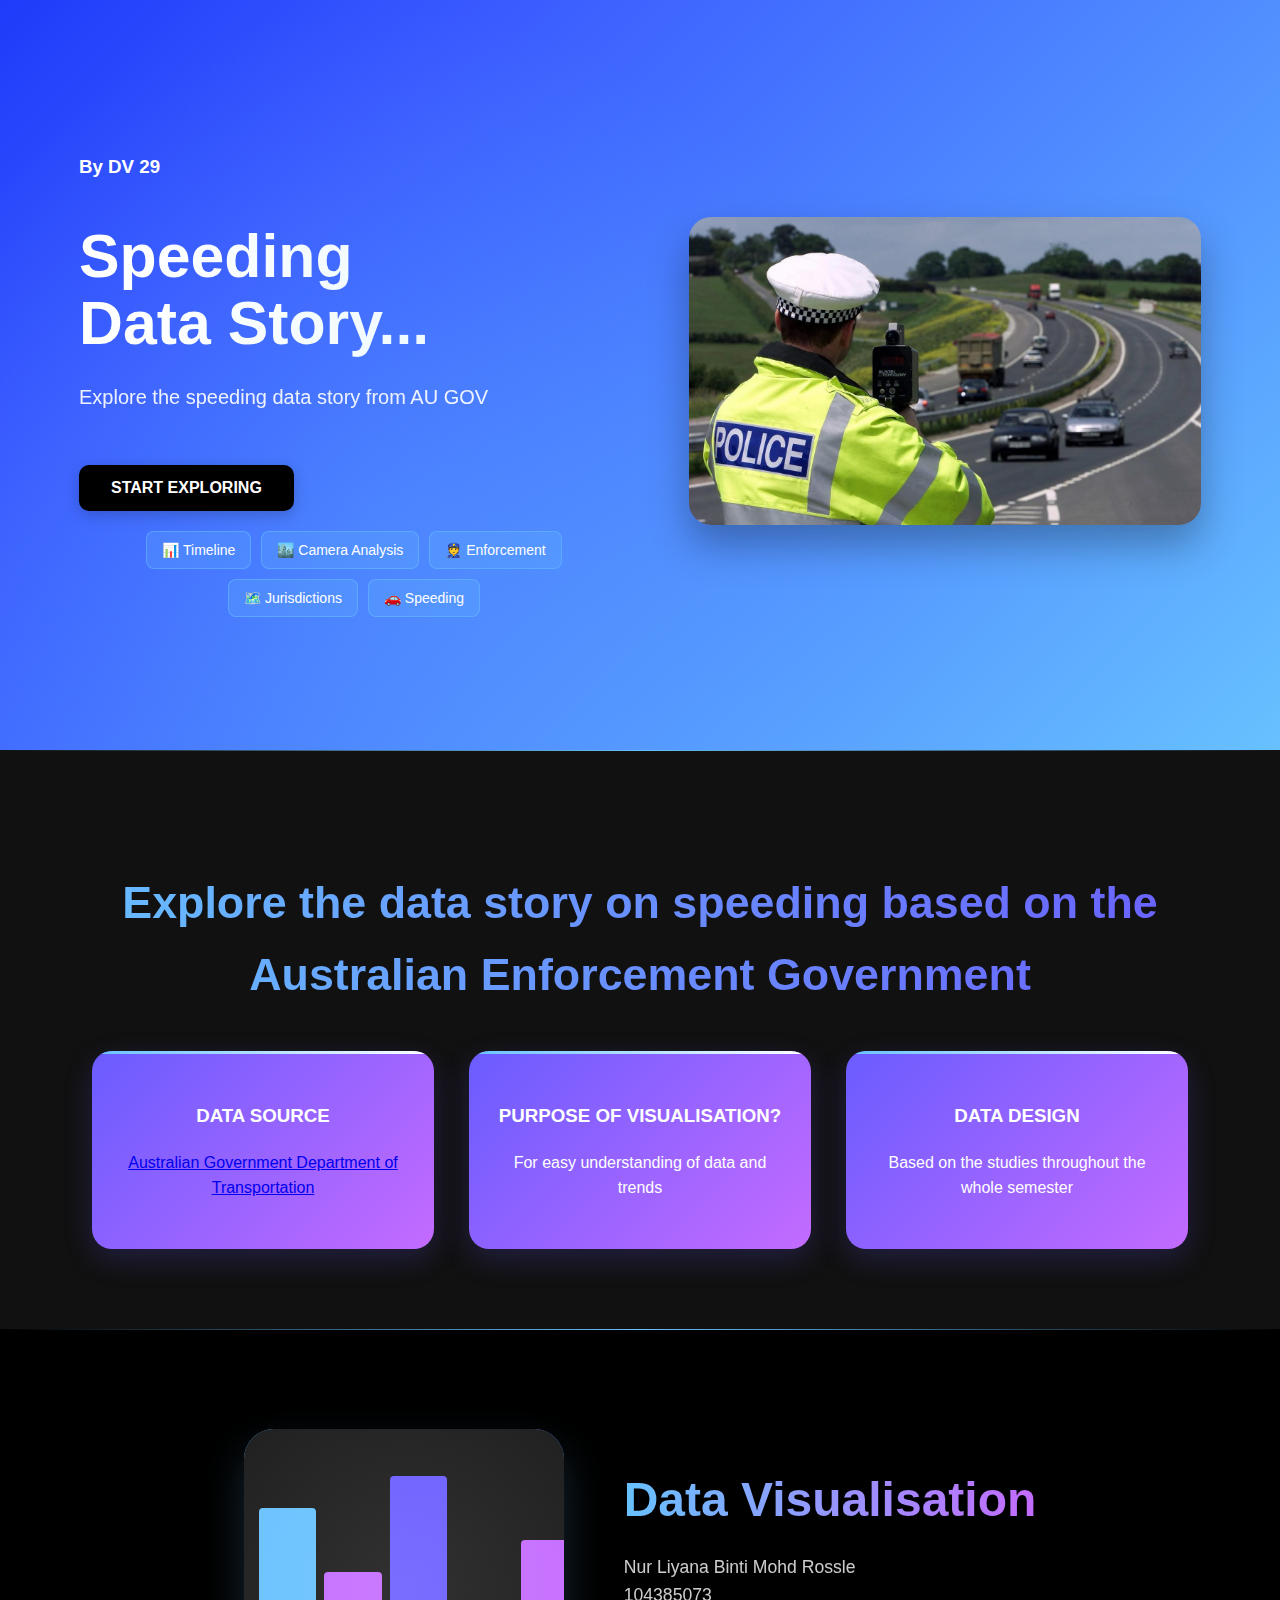
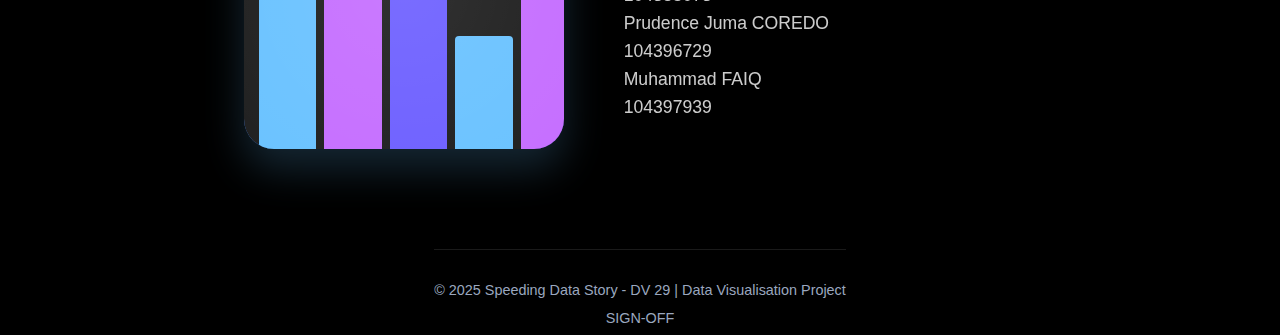
<file: index.html>
<!DOCTYPE html>
<html lang="en">
<head>
    <meta charset="UTF-8" />
    <meta name="viewport" content="width=device-width, initial-scale=1.0" />
    <title>Speeding Data Story</title>
    <link rel="stylesheet" href="./css/styles.css" />
    <link rel="stylesheet" href="./css/layout.css" />
</head>
<body>
    <!-- Header will be injected here automatically -->

    <header class="hero">
        <div class="hero-content">
            <h3>By DV 29</h3>
            <h1>Speeding<br>Data Story...</h1>
            <p>Explore the speeding data story from AU GOV</p>
            <button class="start-btn" onclick="navigateToDashboard()">START EXPLORING</button>
            
            <!-- Quick navigation buttons -->
            <div class="quick-nav">
                <button class="nav-btn" onclick="navigateToTimeline()">📊 Timeline</button>
                <button class="nav-btn" onclick="navigateToUrban()">🏙️ Camera Analysis</button>
                <button class="nav-btn" onclick="navigateToEnforcement()">👮 Enforcement</button>
                <button class="nav-btn" onclick="navigateToJurisdiction()">🗺️ Jurisdictions</button>
                <button class="nav-btn" onclick="navigateToSpeeding()">🚗 Speeding</button>
            </div>
        </div>
        <div class="hero-image">
            <img src="./images/image-1.jpg" alt="Police monitoring road" />
        </div>
    </header>

    <section class="intro">
        <h2>Explore the data story on speeding based on the Australian Enforcement Government</h2>
        <div class="cards">
            <div class="card">
                <h3>DATA SOURCE</h3>
                <p>
                    <a href="https://app.powerbi.com/view?r=eyJrIjoiZTAxY2EyOTAtYTdhMS00NTRiLWI0NDktM2U1ZDI0NzY0ZTU5IiwidCI6ImFhMjFiNjQwLWJhYzItNDU2ZC04NTA1LWYyY2MwN2Y1MTc4NCJ9" 
                       target="_blank" 
                       rel="noopener noreferrer">
                        Australian Government Department of Transportation
                    </a>
                </p>
            </div>
            <div class="card">
                <h3>PURPOSE OF VISUALISATION?</h3>
                <p>For easy understanding of data and trends</p>
            </div>
            <div class="card">
                <h3>DATA DESIGN</h3>
                <p>Based on the studies throughout the whole semester</p>
            </div>
        </div>
    </section>

     <section class="visualisation">
    <div class="visual-img">
        <div style="width: 100%; height: 100%; background: #1a1a1a; padding: 15px; border-radius: 10px; display: flex; align-items: flex-end; gap: 8px;">
            <div style="flex: 1; background: #67c1ff; height: 80%; border-radius: 4px 4px 0 0;"></div>
            <div style="flex: 1; background: #c46bff; height: 60%; border-radius: 4px 4px 0 0;"></div>
            <div style="flex: 1; background: #6a5cff; height: 90%; border-radius: 4px 4px 0 0;"></div>
            <div style="flex: 1; background: #67c1ff; height: 40%; border-radius: 4px 4px 0 0;"></div>
            <div style="flex: 1; background: #c46bff; height: 70%; border-radius: 4px 4px 0 0;"></div>
        </div>
    </div>
    <div class="visual-text">
        <h1>Data Visualisation</h1>
        <p>
            Nur Liyana Binti Mohd Rossle<br>
            104385073<br>
            Prudence Juma COREDO<br>
            104396729<br>
            Muhammad FAIQ<br>
            104397939<br>
        </p>
    </div>
</section>
    <!-- Footer will be injected here automatically -->

    <!-- Load the layout system -->
    <script src="./js/loadLayout.js"></script>
    
    <!-- Navigation script -->
    <script>
        // Test if navigation is working
        console.log('Navigation test - functions available:');
        console.log('navigateToDashboard:', typeof navigateToDashboard);
        console.log('navigateToTimeline:', typeof navigateToTimeline);
        console.log('navigateToUrban:', typeof navigateToUrban);
        console.log('navigateToEnforcement:', typeof navigateToEnforcement);
        console.log('navigateToJurisdiction:', typeof navigateToJurisdiction);
        console.log('navigateToSpeeding:', typeof navigateToSpeeding);
        
        // Make external links open in new window
        document.addEventListener('DOMContentLoaded', function() {
            const externalLinks = document.querySelectorAll('a[href^="http"]');
            externalLinks.forEach(link => {
                if (!link.getAttribute('target')) {
                    link.setAttribute('target', '_blank');
                    link.setAttribute('rel', 'noopener noreferrer');
                }
            });
        });
    </script>
</body>
</html>
</file>
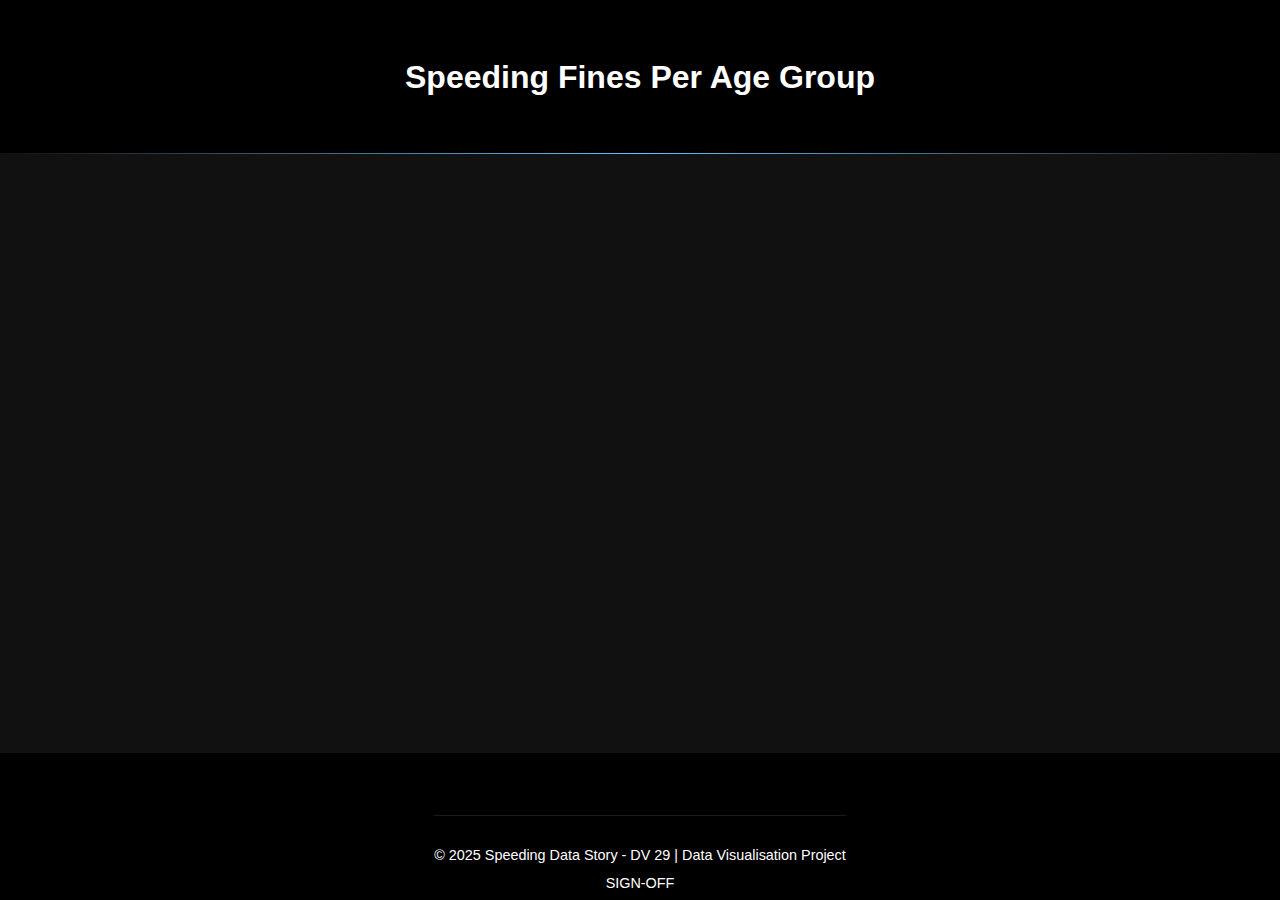
<file: bar.html>
<!doctype html>
<html lang="en">
<head>
  <meta charset="utf-8" />
  <meta name="viewport" content="width=device-width, initial-scale=1" />
  <title>Speeding Fines — Age Groups</title>

  <link rel="stylesheet" href="./css/bar_styles2.css" />
  <link rel="stylesheet" href="./css/layout.css" />
</head>

<body>
  <!-- Header will be injected here automatically -->
  
  <main class="page">

   
      <h1 style="text-align: center; margin: 20px 0;">Speeding Fines Per Age Group</h1>

      <div class="controls">
        <button id="resetBtn" class="reset-btn">Reset View</button>
      </div>
    </header>
    <section class="button-bar">
      <div id="jurisdictionButtons" class="button-container">
      </div>
    </section>
    <section class="chart-area">
      <div id="chartContainer">
        <svg id="chartSvg"
             aria-label="Bar chart showing fines by age group and jurisdiction"></svg>
      </div>

      <div id="legend"></div>
    </section>

    <!-- Tooltip -->
    <div id="tooltip" class="tooltip"></div>

  </main>

  <!-- Footer will be injected here automatically -->
  
 </div>
   
    


  <script src="https://d3js.org/d3.v7.min.js"></script>
  <script src="age_group/load-data.js"></script>
  <script src="age_group/bar-chart.js"></script>
  <script src="age_group/interactions.js"></script>
    
  <!-- Load the layout system -->
  <script src="./js/loadLayout.js"></script>
  
  
</body>
</html>
</file>
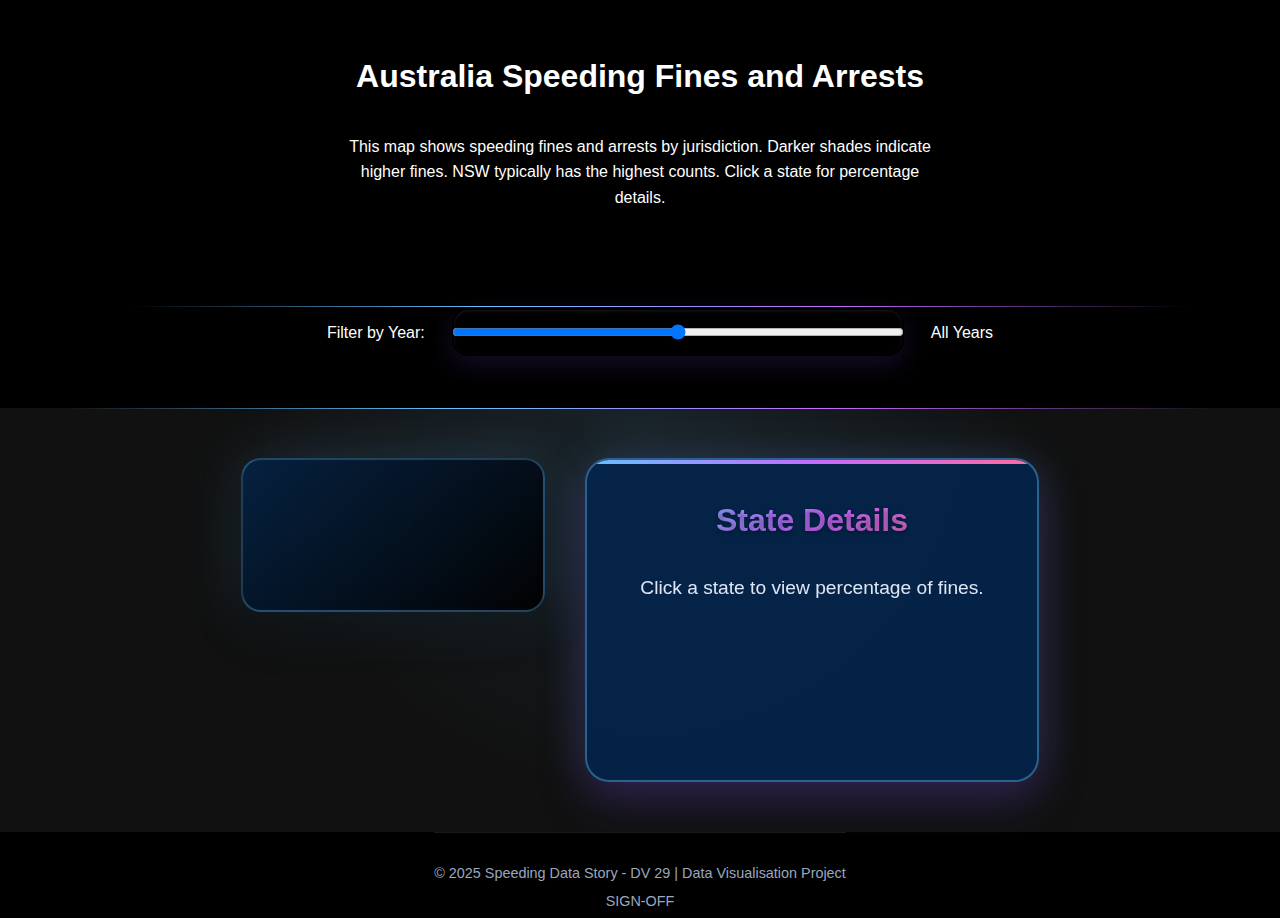
<file: map.html>
<!DOCTYPE html>
<html lang="en">
<head>
    <meta charset="UTF-8">
    <meta name="viewport" content="width=device-width, initial-scale=1.0">
    <title>Australia Speeding Fines Choropleth Map</title>
    <link rel="stylesheet" href="./css/map-visualisation2.css">
    <link rel="stylesheet" href="./css/layout.css" />

</head>
<body>
    <div style="display: flex; flex-direction: column; align-items: center; text-align: center; padding: 30px 20px;">
    <h1 style="margin-bottom: 15px;">Australia Speeding Fines and Arrests</h1>
    <p style="max-width: 600px; line-height: 1.6;">This map shows speeding fines and arrests by jurisdiction. Darker shades indicate higher fines. NSW typically has the highest counts. Click a state for percentage details.</p>
</div>    
    <div id="filters">
        <label for="year-select">Filter by Year:</label>
        <input id="year-slider" type="range" min="2008" max="2024" value="all">
        <span id="year-label">All Years</span>
    </div>
   
    <div id="map-container">
        <svg id="map"></svg>
        <div id="info-panel">
            <h3>State Details</h3>
            <p id="info-content">Click a state to view percentage of fines.</p>
        </div>
    </div>
    
    <div id="tooltip" class="tooltip"></div>
    
    <script src="https://d3js.org/d3.v7.min.js"></script>
    <script src="https://d3js.org/topojson.v3.min.js"></script>
    
    <script src="./map/load-data.js"></script>
    <script src="./map/map.js"></script>
    <script src="./map/interactions.js"></script>
          <!-- Load the layout system -->
  <script src="./js/loadLayout.js"></script>

    
</body>
</html>
</file>
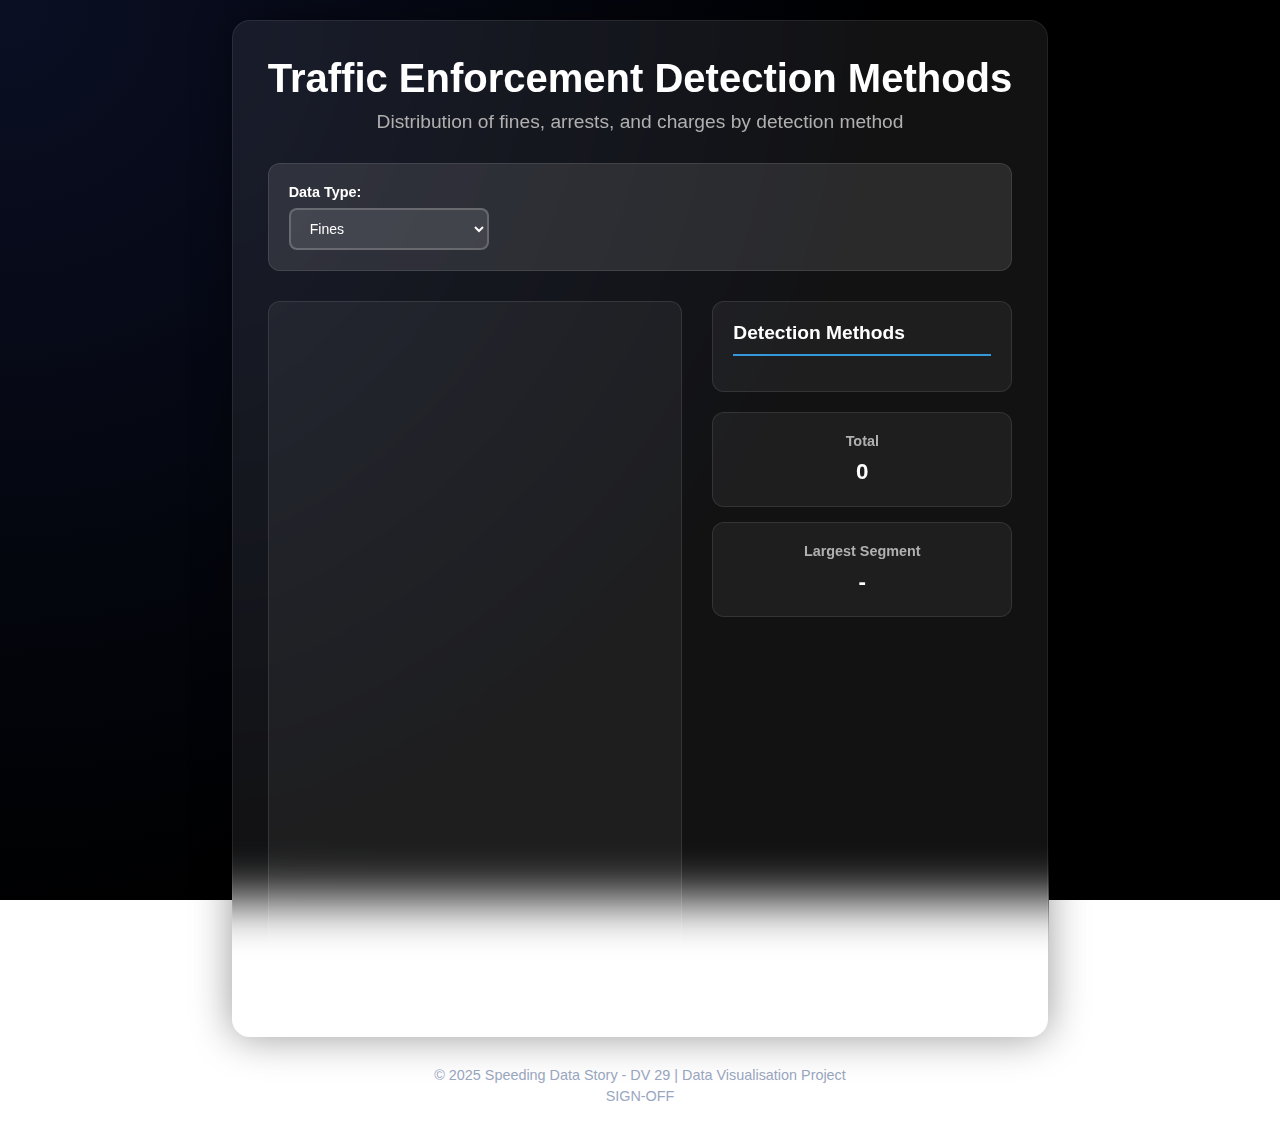
<file: pie-chart.html>
<!DOCTYPE html>
<html lang="en">
<head>
    <meta charset="UTF-8">
    <meta name="viewport" content="width=device-width, initial-scale=1.0">
    <title>Traffic Enforcement Detection Methods</title>
    <link rel="stylesheet" href="css/bar-chart-style.css">
      <link rel="stylesheet" href="./css/layout.css" />

    <script src="https://d3js.org/d3.v7.min.js"></script>
</head>
<body>
    <div class="container">
        <header>
            <h1>Traffic Enforcement Detection Methods</h1>
            <p class="subtitle">Distribution of fines, arrests, and charges by detection method</p>
        </header>

        <div class="controls">
            <div class="control-group">
                <label for="dataType">Data Type:</label>
                <select id="dataType" class="form-select">
                    <option value="fines">Fines</option>
                    <option value="arrests">Arrests</option>
                    <option value="charges">Charges</option>
                </select>
            </div>
            
            
        </div>

        <div class="visualization-container">
            <div class="chart-section">
                <div id="pieChart" class="chart-wrapper"></div>
            </div>
            
            <div class="sidebar">
                <div class="legend-container">
                    <h3>Detection Methods</h3>
                    <div id="legend" class="legend"></div>
                </div>
                
                <div class="stats-container">
                    <div class="stat-card">
                        <div class="stat-label">Total</div>
                        <div class="stat-value" id="totalValue">0</div>
                    </div>
                    <div class="stat-card">
                        <div class="stat-label">Largest Segment</div>
                        <div class="stat-value" id="largestSegment">-</div>
                    </div>
                </div>
            </div>
        </div>
    </div>

    <script src="js/pie-chart.js"></script>
      <!-- Load the layout system -->
  <script src="./js/loadLayout.js"></script>

</body>
</html>
</file>
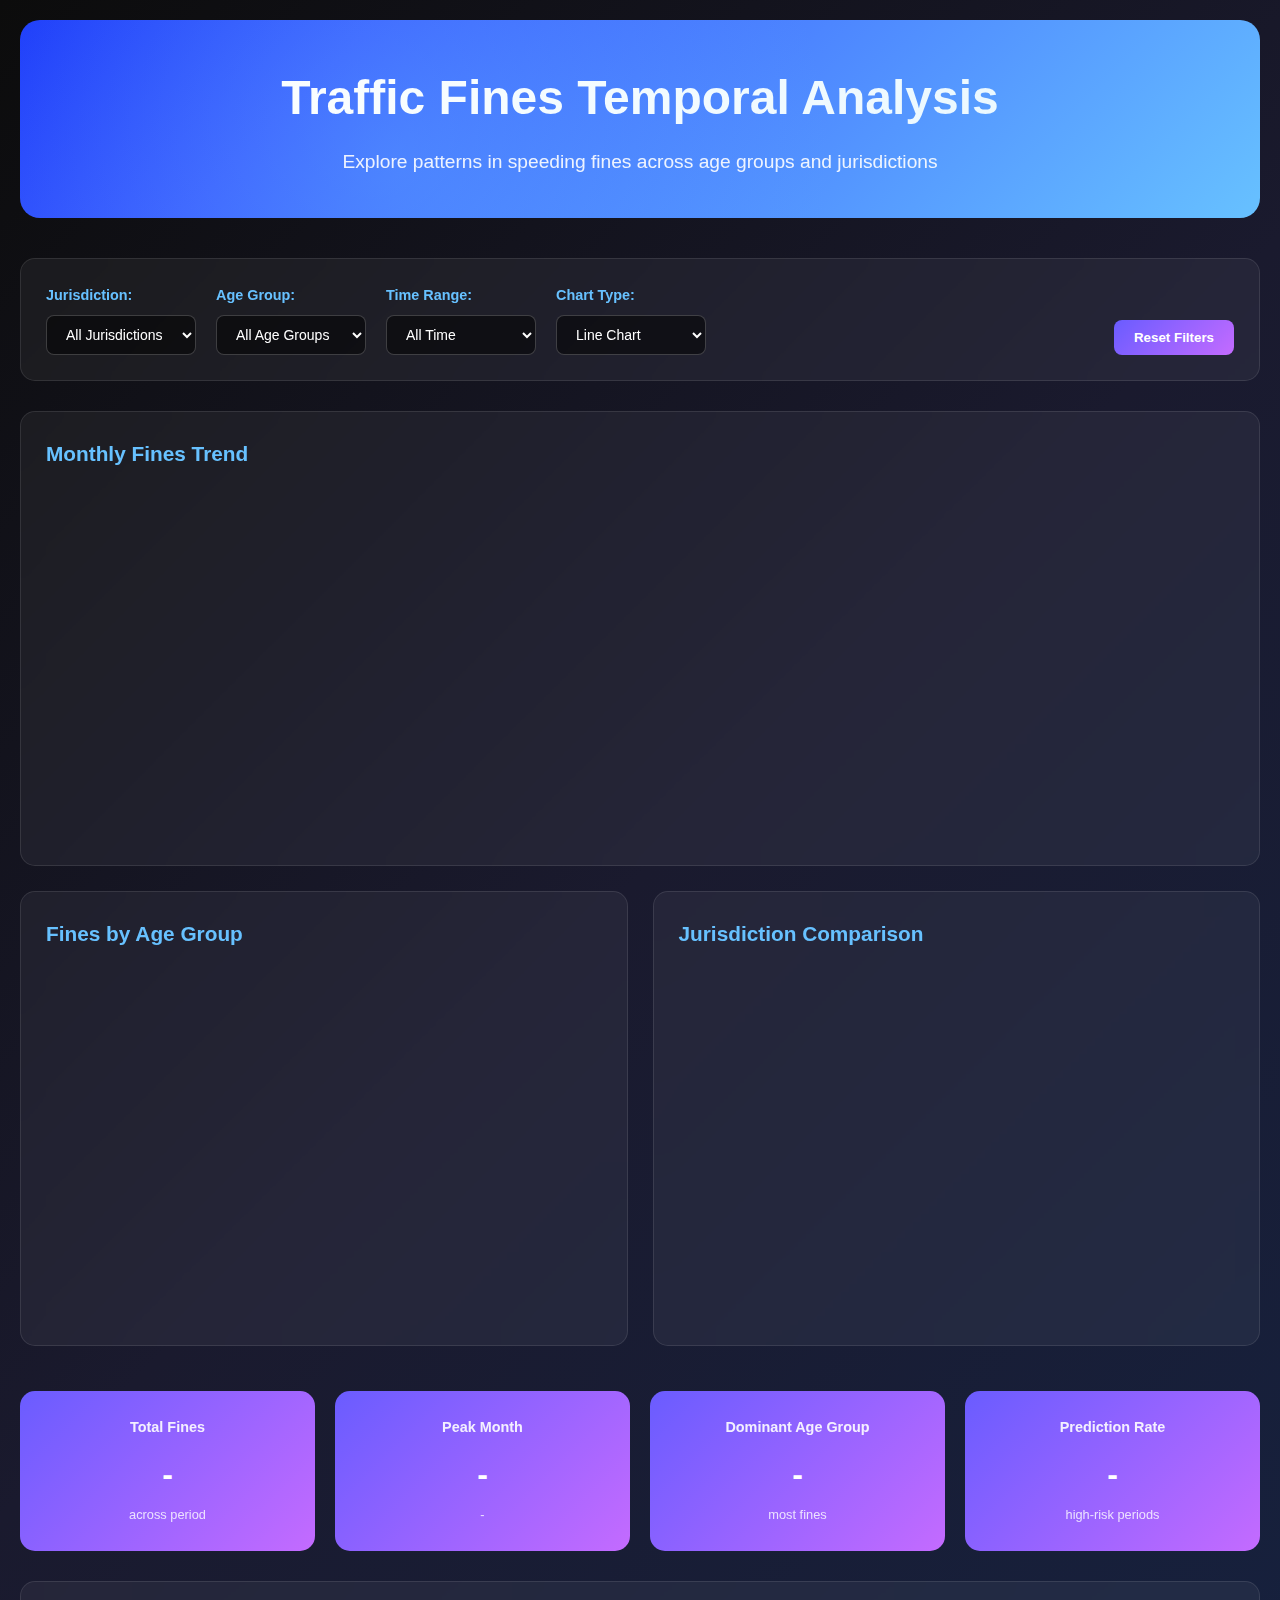
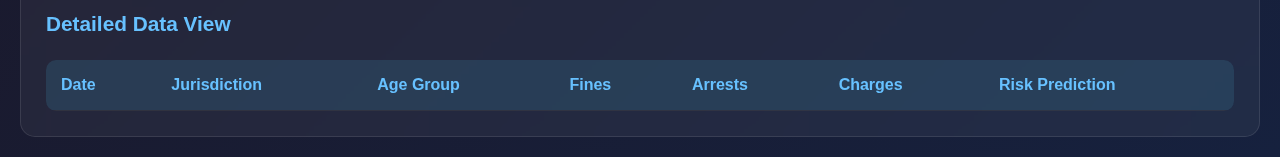
<file: Timeline.html>
<!DOCTYPE html>
<html lang="en">
<head>
    <meta charset="UTF-8">
    <meta name="viewport" content="width=device-width, initial-scale=1.0">
    <title>Temporal Patterns - Fine Analysis</title>
    <link rel="stylesheet" href="./css/timeline-css.css">
    <script src="https://d3js.org/d3.v7.min.js"></script>
</head>
<body>
    <div class="container">
        <header class="header">
            <h1>Traffic Fines Temporal Analysis</h1>
            <p>Explore patterns in speeding fines across age groups and jurisdictions</p>
        </header>

        <div class="controls">
            <div class="control-group">
                <label for="jurisdiction">Jurisdiction:</label>
                <select id="jurisdiction">
                    <option value="all">All Jurisdictions</option>
                </select>
            </div>
            <div class="control-group">
                <label for="ageGroup">Age Group:</label>
                <select id="ageGroup">
                    <option value="all">All Age Groups</option>
                </select>
            </div>
            <div class="control-group">
                <label for="timeRange">Time Range:</label>
                <select id="timeRange">
                    <option value="all">All Time</option>
                    <option value="1year">Last 1 Year</option>
                    <option value="2years">Last 2 Years</option>
                </select>
            </div>
            <div class="control-group">
                <label for="chartType">Chart Type:</label>
                <select id="chartType">
                    <option value="line">Line Chart</option>
                    <option value="bar">Bar Chart</option>
                    <option value="stacked">Stacked Area</option>
                </select>
            </div>
            <button id="resetFilters" class="reset-btn">Reset Filters</button>
        </div>

        <div class="charts-container">
            <div class="chart-card full-width">
                <h3>Monthly Fines Trend</h3>
                <div id="lineChart" class="chart"></div>
            </div>

            <div class="chart-card">
                <h3>Fines by Age Group</h3>
                <div id="ageGroupChart" class="chart"></div>
            </div>

            <div class="chart-card">
                <h3>Jurisdiction Comparison</h3>
                <div id="jurisdictionChart" class="chart"></div>
            </div>

            <div class="stats-grid">
                <div class="stat-card">
                    <h4>Total Fines</h4>
                    <div class="stat-value" id="totalFines">-</div>
                    <div class="stat-desc">across period</div>
                </div>
                <div class="stat-card">
                    <h4>Peak Month</h4>
                    <div class="stat-value" id="peakMonth">-</div>
                    <div class="stat-desc" id="peakMonthCount">-</div>
                </div>
                <div class="stat-card">
                    <h4>Dominant Age Group</h4>
                    <div class="stat-value" id="dominantAge">-</div>
                    <div class="stat-desc">most fines</div>
                </div>
                <div class="stat-card">
                    <h4>Prediction Rate</h4>
                    <div class="stat-value" id="predictionRate">-</div>
                    <div class="stat-desc">high-risk periods</div>
                </div>
            </div>
        </div>

        <div class="data-table">
            <h3>Detailed Data View</h3>
            <div class="table-container">
                <table id="finesTable">
                    <thead>
                        <tr>
                            <th>Date</th>
                            <th>Jurisdiction</th>
                            <th>Age Group</th>
                            <th>Fines</th>
                            <th>Arrests</th>
                            <th>Charges</th>
                            <th>Risk Prediction</th>
                        </tr>
                    </thead>
                    <tbody>
                        <!-- Data will be populated by JavaScript -->
                    </tbody>
                </table>
            </div>
        </div>
    </div>

    <script src="./js/timeline-graphs.js"></script>
</body>
</html>
</file>
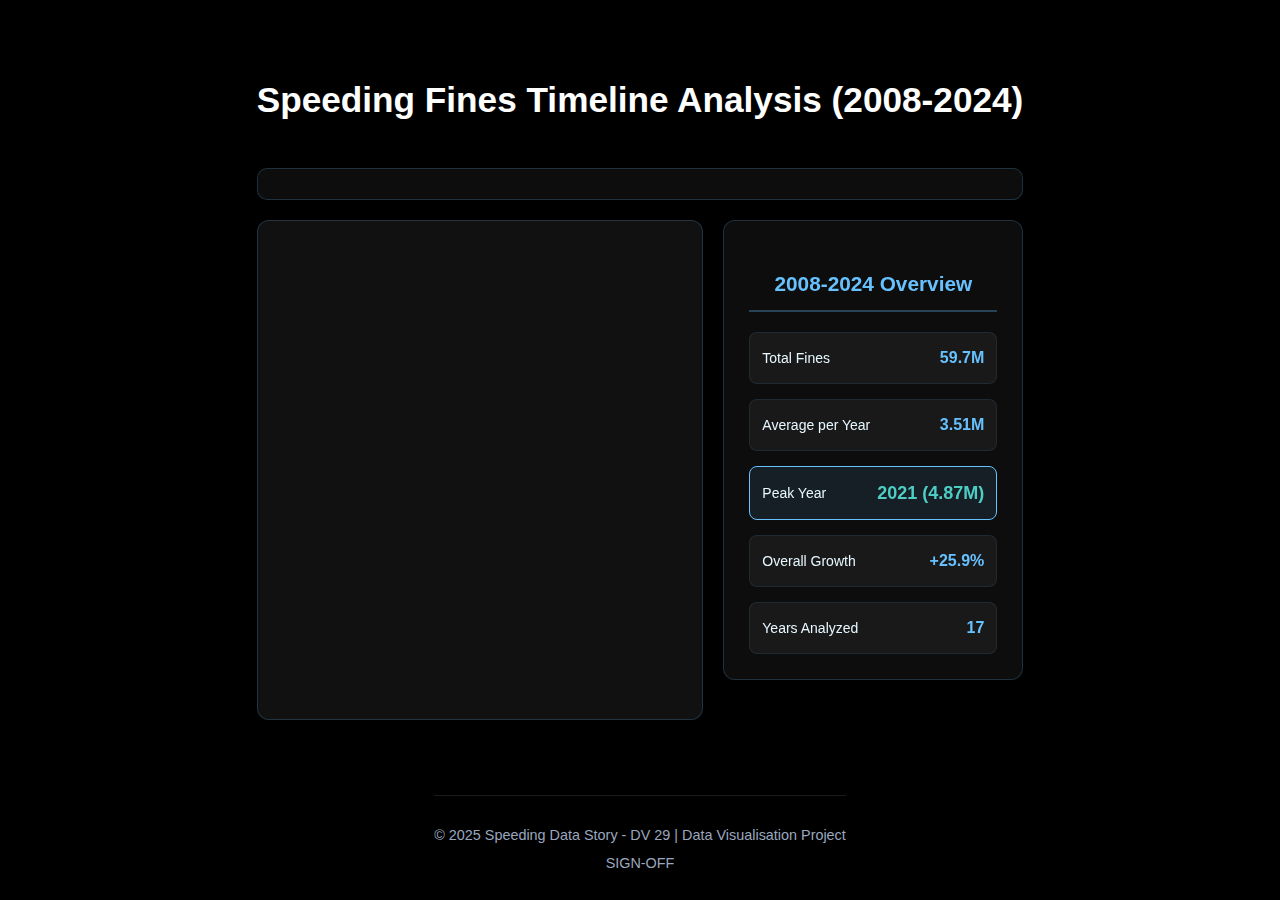
<file: Timeline2.html>
<!doctype html>
<html lang="en">
<head>
  <meta charset="utf-8" />
  <meta name="viewport" content="width=device-width, initial-scale=1" />
  <title>Speeding Fines Timeline</title>
  <link rel="stylesheet" href="./css/timeline-style.css" />
  <link rel="stylesheet" href="./css/layout.css" />
</head>

<body>
    <!-- Header will be injected here automatically -->
  <main class="page">
    <header class="toolbar">
      <h1>Speeding Fines Timeline Analysis (2008-2024)</h1>
      
    </header>

    <section class="timeline-controls">
      <div id="yearSelector" class="year-selector"></div>
    </section>

    <!-- Main content with side-by-side layout -->
    <div class="main-content">
      <!-- Chart area (left) -->
      <section class="chart-area">
        <div id="timelineChart" class="timeline-container"></div>
      </section>

      <!-- Statistics panel (right) -->
      <aside class="stats-panel">
        <h3>2008-2024 Overview</h3>
        <div class="stats-grid">
          <div class="stat-item">
            <span class="stat-label">Total Fines</span>
            <span class="stat-value" id="totalFinesStat">59.7M</span>
          </div>
          <div class="stat-item">
            <span class="stat-label">Average per Year</span>
            <span class="stat-value" id="avgFinesStat">3.51M</span>
          </div>
          <div class="stat-item highlight">
            <span class="stat-label">Peak Year</span>
            <span class="stat-value" id="peakYearStat">2021 (4.87M)</span>
          </div>
          <div class="stat-item">
            <span class="stat-label">Overall Growth</span>
            <span class="stat-value" id="growthStat">+25.9%</span>
          </div>
          <div class="stat-item">
            <span class="stat-label">Years Analyzed</span>
            <span class="stat-value" id="yearsStat">17</span>
          </div>
        </div>
      </aside>
    </div>

    <!-- Year details panel -->
    <section class="details-panel">
      <div id="yearDetails" class="year-details"></div>
    </section>

    <!-- Tooltip -->
    <div id="timelineTooltip" class="tooltip" style="display: none;"></div>
     <!-- Footer will be injected here automatically -->
  </main>

  <script src="https://d3js.org/d3.v7.min.js"></script>
  <script src="./js/timeline-graphs2.js"></script>
     
  <!-- Load the layout system -->
  <script src="./js/loadLayout.js"></script>
</body>
</html>
</file>
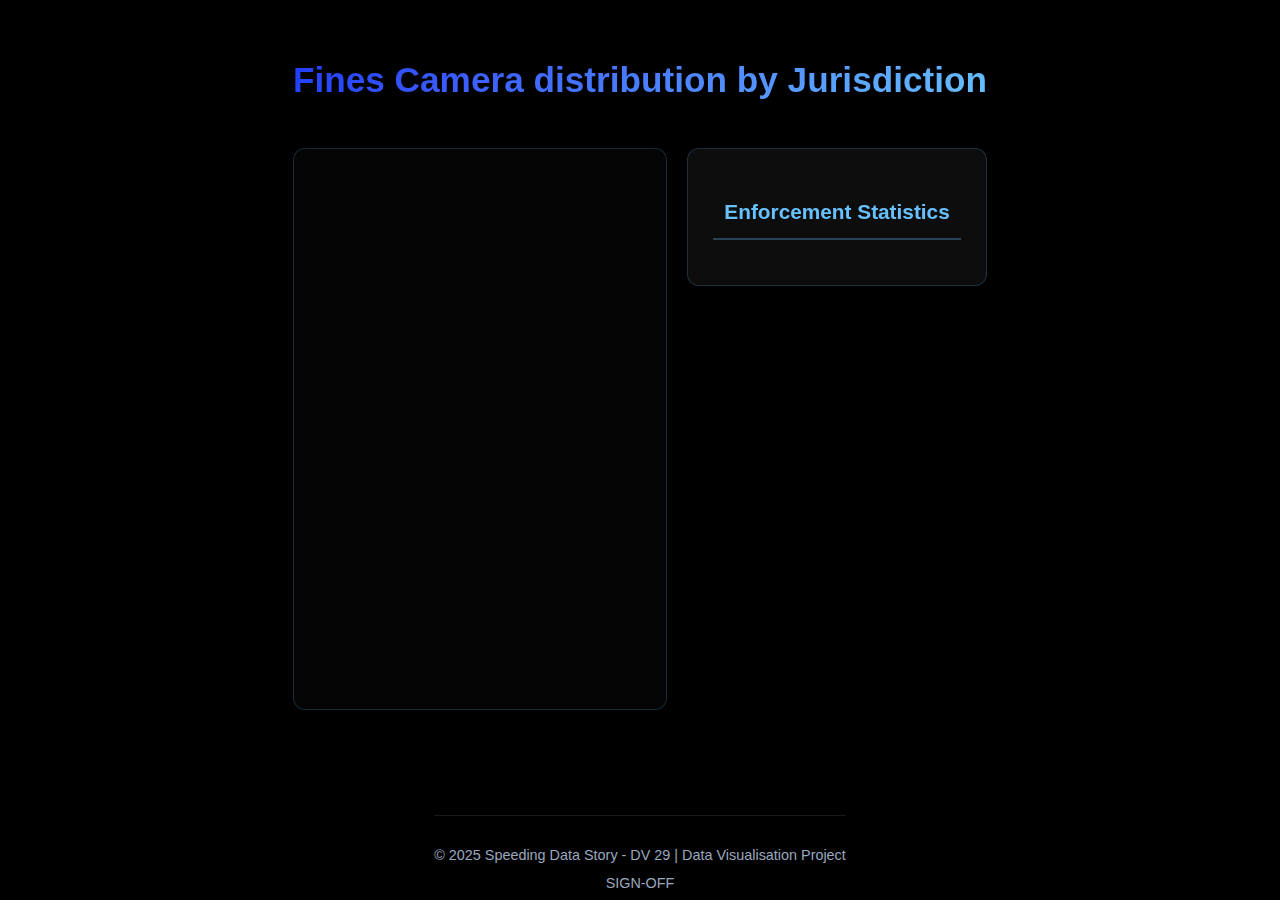
<file: urban.html>
<!DOCTYPE html>
<html lang="en">
<head>
    <meta charset="UTF-8">
    <meta name="viewport" content="width=device-width, initial-scale=1.0">
    <title> Enforcement Distribution by Camera</title>
    <link rel="stylesheet" href="./css/urban-style.css">
      <link rel="stylesheet" href="./css/layout.css" />

    <script src="https://d3js.org/d3.v7.min.js"></script>
</head>
<body>
      <!-- Header will be injected here automatically -->
  
    <div class="page">
        <div class="toolbar">
            <h1>Fines Camera distribution by Jurisdiction</h1>
            <div class="controls">
               
              
            </div>
        </div>
        
        <div class="main-content">
            <div class="chart-area">
                <div id="chart"></div>
                <div id="tooltip" class="tooltip"></div>
            </div>
            
            <div class="stats-panel">
                <h3>Enforcement Statistics</h3>
                <div class="stats-grid" id="statsGrid">
                    <!-- Stats will be populated by JavaScript -->
                </div>
            </div>
        </div>
    </div>
    
    <script src="./js/urban.js"></script>
     <!-- Load the layout system -->
  <script src="./js/loadLayout.js"></script>
</body>
</html>
</file>
<file: css/styles.css>
body {
    margin: 0;
    font-family: 'Segoe UI', Tahoma, Geneva, Verdana, sans-serif;
    background-color: #000;
    color: #fff;
    line-height: 1.6;
}

/* HERO SECTION */
.hero {
    display: flex;
    justify-content: center;           /* CENTER CONTENT */
    align-items: center;
    padding: 60px 40px;
    background: linear-gradient(135deg, #1e3cfa 0%, #3a5bff 25%, #67c1ff 100%);
    min-height: 70vh;
    position: relative;
    overflow: hidden;
    gap: 60px;                          /* BRING TEXT + IMG CLOSER */
}

.hero::before {
    content: '';
    position: absolute;
    top: 0;
    left: 0;
    right: 0;
    bottom: 0;
    background: radial-gradient(circle at 30% 70%, rgba(103, 193, 255, 0.2) 0%, transparent 50%);
}

.hero-content {
    max-width: 550px;                   /* SLIGHTLY LARGER */
    z-index: 1;
    position: relative;
}

.hero-content h1 {
    font-size: 3.8rem;                  /* MORE PRESENCE */
    line-height: 1.1;
    margin-bottom: 1.5rem;
    font-weight: 700;
    background: linear-gradient(90deg, #fff, #e6f7ff);
    -webkit-background-clip: text;
    -webkit-text-fill-color: transparent;
    background-clip: text;
}

.hero-content p {
    font-size: 1.25rem;
    opacity: 0.9;
    margin-bottom: 2rem;
}

.start-btn {
    margin-top: 20px;
    padding: 14px 32px;
    background: #000;
    color: #fff;
    border: none;
    border-radius: 10px;
    cursor: pointer;
    font-size: 1rem;
    font-weight: 600;
    transition: all 0.3s ease;
    box-shadow: 0 4px 15px rgba(0, 0, 0, 0.2);
}

.start-btn:hover {
    transform: translateY(-2px);
    box-shadow: 0 6px 20px rgba(0, 0, 0, 0.3);
    background: #111;
}

/* HERO IMAGE FIXED + MADE LARGER */
.hero-image {
    z-index: 1;
    position: relative;
}

.hero-image img {
    width: 520px;                       /* BIGGER IMAGE */
    max-width: 40vw;                    /* RESPONSIVE */
    border-radius: 22px;
    box-shadow: 0 20px 40px rgba(0, 0, 0, 0.3);
    transition: transform 0.3s ease;
}

.hero-image img:hover {
    transform: scale(1.02);
}

/* INTRO */
.intro {
    text-align: center;
    padding: 80px 20px;
    background-color: #111;
    position: relative;
}

.intro::before {
    content: '';
    position: absolute;
    top: 0;
    left: 0;
    right: 0;
    height: 1px;
    background: linear-gradient(90deg, transparent, #67c1ff, transparent);
}

.intro h2 {
    font-size: 2.8rem;
    margin-bottom: 1rem;
    background: linear-gradient(90deg, #67c1ff, #6a5cff);
    -webkit-background-clip: text;
    -webkit-text-fill-color: transparent;
    background-clip: text;
}

.intro > p {
    font-size: 1.2rem;
    max-width: 650px;
    margin: 0 auto 2rem;
    opacity: 0.8;
}

/* CARDS */
.cards {
    display: flex;
    justify-content: center;
    gap: 35px;
    margin-top: 40px;
    flex-wrap: wrap;
}

.card {
    width: 290px;
    padding: 32px 26px;
    border-radius: 20px;
    background: linear-gradient(135deg, #6a5cff, #c46bff);
    color: #fff;
    transition: all 0.3s ease;
    box-shadow: 0 10px 30px rgba(106, 92, 255, 0.2);
    position: relative;
    overflow: hidden;
}

.card::before {
    content: '';
    position: absolute;
    top: 0;
    left: 0;
    right: 0;
    height: 3px;
    background: linear-gradient(90deg, #67c1ff, #fff);
}

.card:hover {
    transform: translateY(-10px);
    box-shadow: 0 15px 40px rgba(106, 92, 255, 0.4);
}

/* VISUALISATION SECTION */
.visualisation {
    display: flex;
    align-items: center;
    justify-content: center;
    padding: 100px 20px;
    background-color: #000;
    position: relative;
    gap: 60px;                           /* FIX LARGE EMPTY SPACE */
}

.visualisation::before {
    content: '';
    position: absolute;
    top: 0;
    left: 0;
    right: 0;
    height: 1px;
    background: linear-gradient(90deg, transparent, #67c1ff, transparent);
}

.visual-img {
    width: 320px;
    height: 320px;
    background: linear-gradient(135deg, #67c1ff, #3a5bff);
    border-radius: 30px;
    box-shadow: 0 20px 40px rgba(103, 193, 255, 0.2);
    position: relative;
    overflow: hidden;
}

.visual-img::after {
    content: '';
    position: absolute;
    top: -50%;
    left: -50%;
    width: 200%;
    height: 200%;
    background: radial-gradient(circle, rgba(255,255,255,0.1) 0%, transparent 70%);
    animation: pulse 4s infinite linear;
}

.visual-text {
    max-width: 480px;
}

.visual-text h1 {
    font-size: 3rem;
    line-height: 1.2;
    margin-bottom: 1.5rem;
    background: linear-gradient(90deg, #67c1ff, #c46bff);
    -webkit-background-clip: text;
    -webkit-text-fill-color: transparent;
    background-clip: text;
}

.visual-text p {
    font-size: 1.1rem;
    opacity: 0.8;
    line-height: 1.6;
}

/* RESPONSIVE */
@media (max-width: 968px) {
    .hero {
        flex-direction: column;
        text-align: center;
        padding: 40px 20px;
        gap: 40px;
    }

    .hero-image img {
        max-width: 80%;
        width: 380px; /* More visible */
    }

    .visualisation {
        flex-direction: column;
        gap: 40px;
        text-align: center;
    }

    .visual-img {
        margin-bottom: 20px;
    }

    .card {
        width: 100%;
        max-width: 320px;
    }
}
</file>
<file: css/layout.css>
/* components/layout.css */
:root {
    --header-bg: rgba(0, 0, 0, 0.95);
    --footer-bg: rgba(0, 0, 0, 0.9);
    --accent-color: #67c1ff;
    --text-light: #ffffff;
    --text-muted: #9aa7bf;
}

/* Header Styles */
.main-header {
    background: var(--header-bg);
    backdrop-filter: blur(10px);
    border-bottom: 1px solid rgba(103, 193, 255, 0.2);
    position: sticky;
    top: 0;
    z-index: 1000;
    padding: 0 20px;
}

.navbar {
    display: flex;
    justify-content: space-between;
    align-items: center;
    max-width: 1200px;
    margin: 0 auto;
    padding: 1rem 0;
}

.nav-brand h1 {
    margin: 0;
    font-size: 1.5rem;
    background: linear-gradient(135deg, #67c1ff, #c46bff);
    -webkit-background-clip: text;
    -webkit-text-fill-color: transparent;
    background-clip: text;
}

.nav-menu {
    display: flex;
    list-style: none;
    margin: 0;
    padding: 0;
    gap: 2rem;
}

.nav-link {
    color: var(--text-muted);
    text-decoration: none;
    font-weight: 500;
    padding: 0.5rem 1rem;
    border-radius: 6px;
    transition: all 0.3s ease;
    position: relative;
}

.nav-link:hover,
.nav-link.active {
    color: var(--text-light);
    background: rgba(103, 193, 255, 0.1);
}

.nav-link.active::after {
    content: '';
    position: absolute;
    bottom: -2px;
    left: 1rem;
    right: 1rem;
    height: 2px;
    background: var(--accent-color);
    border-radius: 2px;
}

.nav-toggle {
    display: none;
    flex-direction: column;
    cursor: pointer;
}

.nav-toggle .bar {
    width: 25px;
    height: 3px;
    background: var(--text-light);
    margin: 3px 0;
    transition: 0.3s;
    border-radius: 2px;
}

/* Footer Styles */
.main-footer {
    background: var(--footer-bg);
    border-top: 1px solid rgba(103, 193, 255, 0.2);
    margin-top: auto;
    padding: 3rem 20px 1rem;
}

.footer-content {
    max-width: 1200px;
    margin: 0 auto;
    display: grid;
    grid-template-columns: repeat(auto-fit, minmax(250px, 1fr));
    gap: 2rem;
    margin-bottom: 2rem;
}

.footer-section h3,
.footer-section h4 {
    color: var(--accent-color);
    margin-bottom: 1rem;
}

.footer-section p {
    color: var(--text-muted);
    line-height: 1.6;
}

.footer-links {
    list-style: none;
    padding: 0;
    margin: 0;
}

.footer-links li {
    margin-bottom: 0.5rem;
}

.footer-links a {
    color: var(--text-muted);
    text-decoration: none;
    transition: color 0.3s ease;
}

.footer-links a:hover {
    color: var(--text-light);
}

.social-links {
    display: flex;
    gap: 1rem;
}

.social-link {
    color: var(--text-muted);
    text-decoration: none;
    padding: 0.5rem 1rem;
    border: 1px solid rgba(103, 193, 255, 0.3);
    border-radius: 6px;
    transition: all 0.3s ease;
}

.social-link:hover {
    color: var(--text-light);
    background: rgba(103, 193, 255, 0.1);
    border-color: var(--accent-color);
}

.footer-bottom {
    max-width: 1200px;
    margin: 0 auto;
    padding-top: 2rem;
    border-top: 1px solid rgba(255, 255, 255, 0.1);
    text-align: center;
    color: var(--text-muted);
    font-size: 0.9rem;
}

.footer-bottom p {
    margin: 0.5rem 0;
}

/* Mobile Responsive */
@media (max-width: 768px) {
    .nav-menu {
        position: fixed;
        left: -100%;
        top: 70px;
        flex-direction: column;
        background: var(--header-bg);
        width: 100%;
        text-align: center;
        transition: 0.3s;
        box-shadow: 0 10px 27px rgba(0, 0, 0, 0.05);
        padding: 2rem 0;
        gap: 0;
    }

    .nav-menu.active {
        left: 0;
    }

    .nav-item {
        margin: 1rem 0;
    }

    .nav-toggle {
        display: flex;
    }

    .nav-toggle.active .bar:nth-child(2) {
        opacity: 0;
    }

    .nav-toggle.active .bar:nth-child(1) {
        transform: translateY(8px) rotate(45deg);
    }

    .nav-toggle.active .bar:nth-child(3) {
        transform: translateY(-8px) rotate(-45deg);
    }

    .footer-content {
        grid-template-columns: 1fr;
        text-align: center;
    }

    .social-links {
        justify-content: center;
    }
}

/* Main content adjustment for header/footer */
body {
    display: flex;
    flex-direction: column;
    min-height: 100vh;
}

.page {
    flex: 1;
    padding-top: 2rem;
    padding-bottom: 2rem;
}

/* Add to your css/layout.css */
.quick-nav {
    display: flex;
    flex-wrap: wrap;
    gap: 10px;
    margin-top: 20px;
    justify-content: center;
}

.nav-btn {
    background: rgba(103, 193, 255, 0.2);
    border: 1px solid rgba(103, 193, 255, 0.5);
    color: white;
    padding: 10px 15px;
    border-radius: 8px;
    cursor: pointer;
    transition: all 0.3s ease;
    font-size: 14px;
}

.nav-btn:hover {
    background: rgba(103, 193, 255, 0.4);
    transform: translateY(-2px);
    box-shadow: 0 5px 15px rgba(103, 193, 255, 0.3);
}

/* Simplified Footer Styles */
.main-footer {
    background: rgba(0, 0, 0, 0.9);
    border-top: 1px solid rgba(103, 193, 255, 0.2);
    margin-top: auto;
    padding: 2rem 20px 1rem;
}

.footer-content {
    max-width: 1200px;
    margin: 0 auto;
    display: grid;
    grid-template-columns: repeat(auto-fit, minmax(300px, 1fr));
    gap: 2rem;
    margin-bottom: 2rem;
}

.footer-section h3,
.footer-section h4 {
    color: #67c1ff;
    margin-bottom: 1rem;
    font-size: 1.1rem;
}

.footer-section p {
    color: #9aa7bf;
    line-height: 1.6;
    margin-bottom: 0.5rem;
}

.footer-links {
    list-style: none;
    padding: 0;
    margin: 0;
}

.footer-links li {
    margin-bottom: 0.5rem;
    color: #9aa7bf;
}

.data-source-link {
    color: #67c1ff !important;
    text-decoration: none;
    transition: color 0.3s ease;
}

.data-source-link:hover {
    color: #4ecdc4 !important;
    text-decoration: underline;
}

.footer-bottom {
    max-width: 1200px;
    margin: 0 auto;
    padding-top: 1.5rem;
    border-top: 1px solid rgba(255, 255, 255, 0.1);
    text-align: center;
    color: #9aa7bf;
    font-size: 0.9rem;
}

.footer-bottom p {
    margin: 0.3rem 0;
}

/* Mobile Responsive */
@media (max-width: 768px) {
    .footer-content {
        grid-template-columns: 1fr;
        text-align: center;
        gap: 1.5rem;
    }
    
    .main-footer {
        padding: 1.5rem 15px 1rem;
    }
}
</file>
<file: css/bar_styles2.css>
:root{
  --bg: #000;
  --card-bg: rgba(255, 255, 255, 0.1);
  --accent: #6b4bff;
  --muted: #9aa7bf;
  --text: #ffffff;
  --text-secondary: #ffffff;
  --gradient-primary: linear-gradient(135deg, #1e3cfa 0%, #3a5bff 25%, #67c1ff 100%);
  --gradient-secondary: linear-gradient(135deg, #6a5cff, #c46bff);
}

*{box-sizing:border-box;font-family:'Segoe UI', Tahoma, Geneva, Verdana, sans-serif}
html, body { height: 100%; }
#chartContainer {
    height: auto;
}
body{
  margin:0;
  background:var(--bg);
  color:var(--text);
  padding:0;
  -webkit-font-smoothing:antialiased;
  -moz-osx-font-smoothing:grayscale;
  line-height: 1.6;
}

/* Header Section */
.header{
  display: flex;
  justify-content: space-between;
  align-items: center;
  padding: 40px 60px;
  background: var(--gradient-primary);
  min-height: 30vh;
  position: relative;
  overflow: hidden;
}

.header::before {
  content: '';
  position: absolute;
  top: 0;
  left: 0;
  right: 0;
  bottom: 0;
  background: radial-gradient(circle at 30% 70%, rgba(103, 193, 255, 0.2) 0%, transparent 50%);
}

.header-content {
  max-width: 600px;
  z-index: 1;
  position: relative;
}

.header-content h1{
  margin:0;
  font-size:3rem;
  line-height:1.1;
  margin-bottom:1rem;
  font-weight:700;
  color: #ffffff;
  text-shadow: none;
  
      padding: 20px 0;
      
     
}

.header-content p {
  font-size: 1.2rem;
  opacity: 0.9;
  margin-bottom: 2rem;
  color: #ffffff;
}

.header-image {
  z-index: 1;
  position: relative;
}

.header-image img {
  width: 250px;
  border-radius: 20px;
  box-shadow: 0 20px 40px rgba(0, 0, 0, 0.3);
  transition: transform 0.3s ease;
}

.header-image img:hover {
  transform: scale(1.02);
}

/* Controls & Toolbar */
.toolbar{
  display:flex;
  align-items:center;
  justify-content:center;
  gap:2rem;
  margin:40px 0;
  width:100%;
  position: relative;
}

.toolbar::before {
  content: '';
  position: absolute;
  top: 0;
  left: 0;
  right: 0;
  height: 1px;
  background: linear-gradient(90deg, transparent, #67c1ff, transparent);
}

.toolbar h1 {
  margin:0;
  font-size:2.5rem;
  color:#ffffff;
  font-weight:700;
  text-align:center;
  text-shadow: 0 2px 4px rgba(0,0,0,0.3);
}

.controls{
  position:absolute;
  right:60px;
  top:50%;
  transform:translateY(-50%);
  display:flex;
  gap:15px;
  align-items:center;
}

.controls label{
  font-size:1rem;
  color:#ffffff;
  font-weight:600;
}

select#jurisdictionSelect{
  padding:12px 16px;
  border-radius:12px;
  border:none;
  font-size:1rem;
  min-width:240px;
  background:var(--card-bg);
  color:#ffffff;
  box-shadow: 0 6px 20px rgba(103, 193, 255, 0.3);
  transition: all 0.3s ease;
  cursor: pointer;
  backdrop-filter: blur(10px);
  border: 1px solid rgba(103, 193, 255, 0.2);
}

select#jurisdictionSelect:hover {
  transform: translateY(-2px);
  box-shadow: 0 8px 25px rgba(103, 193, 255, 0.4);
  border-color: rgba(103, 193, 255, 0.4);
}

button#resetBtn{
  padding:12px 24px;
  border-radius:12px;
  border: none;
  background: var(--gradient-secondary);
  color:#ffffff;
  cursor:pointer;
  font-weight:700;
  transition: all 0.3s ease;
  box-shadow: 0 6px 20px rgba(106, 92, 255, 0.3);
}

button#resetBtn:hover{
  transform: translateY(-3px);
  box-shadow: 0 10px 25px rgba(106, 92, 255, 0.5);
  opacity:1;
}

/* Chart area */
.chart-area{
  background: #111;
  padding:40px 20px;
  border-radius:0;
  box-shadow: none;
  position: relative;
}

.chart-area::before {
  content: '';
  position: absolute;
  top: 0;
  left: 0;
  right: 0;
  height: 1px;
  background: linear-gradient(90deg, transparent, #67c1ff, transparent);
}

#chartContainer{
  position:relative;
  padding:0;
  background:transparent;
}
#chartSvg{
  width:100%;
  height:520px;
  display:block;
  background:transparent; 
  border-radius:0;
}

/* Button Container */
.button-container {
    display: flex;
    flex-wrap: wrap;
    gap: 12px;
    justify-content: center;
    margin-bottom: 30px;
}

.jurisdiction-btn {
    padding: 12px 24px;
    border: none;
    background: rgba(103, 193, 255, 0.15);
    color: #ffffff;
    border-radius: 25px;
    cursor: pointer;
    transition: all 0.3s ease;
    font-weight: 600;
    border: 2px solid rgba(103, 193, 255, 0.3);
}

.jurisdiction-btn.active {
    background: var(--gradient-secondary);
    color: #ffffff;
    border-color: transparent;
    transform: scale(1.05);
    box-shadow: 0 8px 20px rgba(106, 92, 255, 0.4);
}

.jurisdiction-btn:hover {
    background: rgba(103, 193, 255, 0.3);
    transform: translateY(-2px);
    color: #ffffff;
}

/* tooltip */
.tooltip{
  position: absolute;
  pointer-events: none;
  background: rgba(0, 0, 0, 0.9);
  color: #ffffff;
  padding:14px 18px;
  border-radius:12px;
  font-size:0.95rem;
  line-height:1.4;
  box-shadow: 0 15px 35px rgba(0, 0, 0, 0.4);
  transform: translate(-50%,-120%);
  white-space:nowrap;
  display:none;
  z-index: 30;
  border: 1px solid rgba(103, 193, 255, 0.3);
  backdrop-filter: blur(10px);
  font-weight: 600;
}

.tooltip::before {
  content: '';
  position: absolute;
  top: 0;
  left: 0;
  right: 0;
  height: 2px;
  background: linear-gradient(90deg, #67c1ff, #c46bff);
  border-radius: 12px 12px 0 0;
}

/* axis styling */
.axis text {
  font-size: 12px;
  fill: #ffffff;
  font-weight: 500;
}

.axis path,
.axis line {
  stroke: rgba(255, 255, 255, 0.4);
  stroke-width: 1;
}

.axis .domain {
  stroke: rgba(255, 255, 255, 0.6);
}

/* bar labels */
.bar-label {
  font-weight: 700;
  pointer-events: none;
  fill: #ffffff;
  font-size: 11px;
  text-shadow: 0 1px 2px rgba(0, 0, 0, 0.8);
}

/* Bars - Gradient styling */
.bar {
  transition: all 0.8s cubic-bezier(0.16, 1, 0.3, 1) !important;
  rx: 4px;
  ry: 4px;
}

.bar.positive {
  fill: url(#barGradient);
}

.bar.negative {
  fill: url(#negativeBarGradient);
}

/* Chart title and labels */
.chart-title {
  fill: #ffffff;
  font-size: 1.5rem;
  font-weight: 700;
  text-anchor: middle;
}

.axis-label {
  fill: #ffffff;
  font-size: 1rem;
  font-weight: 600;
}

/* Legend styling */
.legend text {
  fill: #ffffff;
  font-size: 11px;
  font-weight: 500;
}

.legend rect {
  rx: 4px;
  ry: 4px;
}

.legend-title {
  fill: #ffffff;
  font-size: 1rem;
  font-weight: 600;
}

/* small screens */
@media (max-width:968px){
  .header {
    flex-direction: column;
    text-align: center;
    padding: 40px 20px;
  }
  
  .header-content {
    max-width: 100%;
    margin-bottom: 30px;
  }
  
  .header-content h1 {
    font-size: 2.5rem;
  }
  
  .header-image img {
    width: 100%;
    max-width: 220px;
  }
  
  .toolbar{
    flex-direction:column;
    align-items:center;
    gap:20px;
    margin:30px 0;
  }
  
  .toolbar h1 {
    font-size: 2rem;
  }
  
  .controls{
    position:relative;
    right:auto;
    top:auto;
    transform:none;
    justify-content:center;
    margin-top:10px;
  }
  
  #chartSvg{height:450px}
  select#jurisdictionSelect{min-width:200px}
  
  .button-container {
    gap: 8px;
  }
  
  .jurisdiction-btn {
    padding: 10px 18px;
    font-size: 0.9rem;
  }
}

@media (max-width:480px){
  .header-content h1{font-size:2rem;}
  .header-content p{font-size:1rem;}
  
  .toolbar h1 {
    font-size: 1.8rem;
  }
  
  #chartSvg{height:380px}
  select#jurisdictionSelect{min-width:180px; font-size:0.9rem;}
  
  .button-container {
    gap: 6px;
  }
  
  .jurisdiction-btn {
    padding: 8px 14px;
    font-size: 0.85rem;
  }
  
  .legend text {
    font-size: 9px;
  }
  
  .axis text {
    font-size: 10px;
  }
}

/* Animation for chart loading */
@keyframes fadeInUp {
  from {
    opacity: 0;
    transform: translateY(20px);
  }
  to {
    opacity: 1;
    transform: translateY(0);
  }
}

.chart-area {
  animation: fadeInUp 0.6s ease-out;
}

/* Grid lines for better readability */
.grid line {
  stroke: rgba(255, 255, 255, 0.1);
  stroke-width: 1;
}

.grid path {
  stroke-width: 0;
}

/* Force all text to white for visibility */
body, 
h1, h2, h3, h4, h5, h6,
p, span, a, label,
button, select, option,
.tooltip, .axis text, .legend text, .bar-label {
    color: #ffffff !important;
    fill: #ffffff !important; /* for SVG text */
}

/* Fix for h1 centering */
.toolbar {
  display: flex;
  justify-content: center;
  align-items: center;
  margin: 40px 0;
  width: 100%;
  position: relative;
}

.toolbar h1 {
  margin: 0;
  font-size: 2.5rem;
  color: #ffffff;
  font-weight: 700;
  text-align: center;
  text-shadow: 0 2px 4px rgba(0,0,0,0.3);
  position: absolute;
  left: 50%;
  top: 50%;
  transform: translate(-50%, -50%);
  width: auto;
}

.controls {
  position: absolute;
  right: 60px;
  top: 50%;
  transform: translateY(-50%);
  display: flex;
  gap: 15px;
  align-items: center;
}
</file>
<file: css/map-visualisation2.css>
:root {
  --bg: #000;
  --card-bg: rgba(3, 37, 75, 0.9);
  --accent: #6b4bff;
  --muted: #9aa7bf;
  --text: #eaf0ff;
  --gradient-primary: linear-gradient(135deg, #1e3cfa 0%, #3a5bff 25%, #67c1ff 100%);
  --gradient-secondary: linear-gradient(135deg, #6a5cff, #c46bff);
  --gradient-gold: linear-gradient(135deg, #ffd700, #ffed4e);
}

body {
    margin: 0;
    font-family: 'Segoe UI', Tahoma, Geneva, Verdana, sans-serif;
    background-color: var(--bg);
    color: #fff;
    line-height: 1.6;
    -webkit-font-smoothing: antialiased;
    -moz-osx-font-smoothing: grayscale;
}

/* Enhanced Header Section */
.header {
    display: flex;
    justify-content: space-between;
    align-items: center;
    padding: 60px 80px;
    background: var(--gradient-primary);
    min-height: 50vh;
    position: relative;
    overflow: hidden;
}

.header::before {
    content: '';
    position: absolute;
    top: 0;
    left: 0;
    right: 0;
    bottom: 0;
    background: 
        radial-gradient(circle at 20% 30%, rgba(103, 193, 255, 0.3) 0%, transparent 40%),
        radial-gradient(circle at 80% 70%, rgba(198, 107, 255, 0.2) 0%, transparent 40%);
}

.header-content {
    max-width: 650px;
    z-index: 2;
    position: relative;
    text-align: center;
    margin: 0 auto;
}

.header-content h1 {
    font-size: 4rem;
    line-height: 1.1;
    margin-bottom: 1.5rem;
    font-weight: 800;
    background: linear-gradient(135deg, #ffffff 0%, #e6f7ff 50%, #67c1ff 100%);
    -webkit-background-clip: text;
    -webkit-text-fill-color: transparent;
    background-clip: text;
    text-shadow: 0 4px 8px rgba(0, 0, 0, 0.3);
    letter-spacing: -0.5px;
}

.header-content p {
    font-size: 1.4rem;
    opacity: 0.95;
    margin-bottom: 2.5rem;
    font-weight: 500;
    text-shadow: 0 2px 4px rgba(0, 0, 0, 0.3);
}

.header-image {
    z-index: 2;
    position: relative;
    animation: float 6s ease-in-out infinite;
}

@keyframes float {
    0%, 100% { transform: translateY(0px); }
    50% { transform: translateY(-20px); }
}

.header-image img {
    width: 350px;
    border-radius: 24px;
    box-shadow: 
        0 25px 50px rgba(0, 0, 0, 0.4),
        0 0 80px rgba(103, 193, 255, 0.3);
    transition: all 0.4s ease;
    border: 2px solid rgba(255, 255, 255, 0.1);
}

.header-image img:hover {
    transform: scale(1.05) rotate(2deg);
    box-shadow: 
        0 30px 60px rgba(0, 0, 0, 0.5),
        0 0 100px rgba(103, 193, 255, 0.4);
}

/* Enhanced Filters Section */
#filters {
    width: 100%;
    display: flex;
    justify-content: center;
    align-items: center;
    margin: 50px 0;
    padding: 0 20px;
    position: relative;
    gap: 25px;
}

#filters::before {
    content: '';
    position: absolute;
    top: 0;
    left: 50%;
    transform: translateX(-50%);
    width: 80%;
    height: 1px;
    background: linear-gradient(90deg, transparent, #67c1ff, #c46bff, transparent);
}

#filter-label {
    font-size: 1.4rem;
    font-weight: 700;
    color: var(--text);
    background: linear-gradient(90deg, #67c1ff, #c46bff);
    -webkit-background-clip: text;
    -webkit-text-fill-color: transparent;
    background-clip: text;
    text-shadow: 0 2px 4px rgba(0, 0, 0, 0.3);
}

#year-slider {
    width: 400px;
    padding: 14px 24px;
    font-size: 1.2rem;
    border-radius: 16px;
    border: 2px solid rgba(103, 193, 255, 0.3);
    background: var(--card-bg);
    color: var(--text);
    box-shadow: 
        0 8px 25px rgba(60, 30, 100, 0.4),
        inset 0 1px 3px rgba(255, 255, 255, 0.1);
    outline: none;
    cursor: pointer;
    transition: all 0.3s ease;
    font-weight: 600;
}

#year-slider:hover {
    transform: translateY(-3px);
    box-shadow: 
        0 12px 30px rgba(60, 30, 100, 0.6),
        inset 0 1px 3px rgba(255, 255, 255, 0.2);
    border-color: rgba(103, 193, 255, 0.6);
}

/* Enhanced Map Container */
#map-container {
    display: flex;
    justify-content: center;
    align-items: flex-start;
    padding: 50px 30px;
    background: 
        radial-gradient(circle at 50% 0%, rgba(103, 193, 255, 0.1) 0%, transparent 50%),
        #111;
    position: relative;
}

#map-container::before {
    content: '';
    position: absolute;
    top: 0;
    left: 50%;
    transform: translateX(-50%);
    width: 90%;
    height: 1px;
    background: linear-gradient(90deg, transparent, #67c1ff, #c46bff, transparent);
}

#map {
    border: 2px solid rgba(103, 193, 255, 0.3);
    background: 
        linear-gradient(135deg, rgba(3, 37, 75, 0.8) 0%, rgba(0, 0, 0, 0.9) 100%),
        url('data:image/svg+xml,<svg xmlns="http://www.w3.org/2000/svg" viewBox="0 0 100 100"><defs><pattern id="grid" width="10" height="10" patternUnits="userSpaceOnUse"><path d="M 10 0 L 0 0 0 10" fill="none" stroke="rgba(103,193,255,0.1)" stroke-width="0.5"/></pattern></defs><rect width="100" height="100" fill="url(%23grid)"/></svg>');
    border-radius: 20px;
    box-shadow: 
        0 20px 40px rgba(0, 0, 0, 0.4),
        0 0 60px rgba(103, 193, 255, 0.2);
    transition: all 0.4s ease;
}

#map:hover {
    box-shadow: 
        0 25px 50px rgba(0, 0, 0, 0.5),
        0 0 80px rgba(103, 193, 255, 0.3);
    border-color: rgba(103, 193, 255, 0.5);
}

.state {
    stroke: rgba(103, 193, 255, 0.6);
    stroke-width: 1.5px;
    transition: all 0.3s ease;
    cursor: pointer;
}

.state:hover {
    fill-opacity: 0.9;
    stroke-width: 3px;
    stroke: #fff;
    filter: drop-shadow(0 0 12px rgba(103, 193, 255, 0.8));
}

.state.selected {
    stroke: var(--accent);
    stroke-width: 4px;
    filter: 
        drop-shadow(0 0 15px rgba(107, 75, 255, 0.8))
        drop-shadow(0 0 30px rgba(107, 75, 255, 0.4));
}

/* Enhanced Info Panel */
#info-panel {
    margin-left: 40px;
    padding: 35px;
    background: var(--card-bg);
    color: var(--text);
    border: 2px solid rgba(103, 193, 255, 0.4);
    border-radius: 24px;
    width: 380px;
    min-height: 250px;
    box-shadow: 
        0 20px 40px rgba(60, 30, 100, 0.5),
        0 0 50px rgba(103, 193, 255, 0.2);
    transition: all 0.4s ease;
    position: relative;
    overflow: hidden;
    backdrop-filter: blur(10px);
}

#info-panel::before {
    content: '';
    position: absolute;
    top: 0;
    left: 0;
    right: 0;
    height: 4px;
    background: linear-gradient(90deg, #67c1ff, #c46bff, #ff6b9d);
    border-radius: 24px 24px 0 0;
}

#info-panel:hover {
    transform: translateY(-8px) scale(1.02);
    box-shadow: 
        0 25px 50px rgba(60, 30, 100, 0.7),
        0 0 70px rgba(103, 193, 255, 0.3);
}

#info-panel h3 {
    margin-top: 0;
    font-size: 2rem;
    text-align: center;
    margin-bottom: 25px;
    background: linear-gradient(135deg, #67c1ff, #c46bff, #ff6b9d);
    -webkit-background-clip: text;
    -webkit-text-fill-color: transparent;
    background-clip: text;
    font-weight: 800;
    text-shadow: 0 2px 4px rgba(0, 0, 0, 0.3);
}

#info-panel .stateName {
    font-size: 1.8rem;
    font-weight: 800;
    text-align: center;
    margin-top: 20px;
    background: var(--gradient-gold);
    -webkit-background-clip: text;
    -webkit-text-fill-color: transparent;
    background-clip: text;
    text-shadow: 0 2px 4px rgba(0, 0, 0, 0.3);
}

#info-panel .stateValue {
    font-size: 5rem;
    font-weight: 900;
    text-align: center;
    margin-top: 25px;
    background: linear-gradient(135deg, #67c1ff, #c46bff);
    -webkit-background-clip: text;
    -webkit-text-fill-color: transparent;
    background-clip: text;
    text-shadow: 0 4px 8px rgba(0, 0, 0, 0.3);
    line-height: 1;
}

#info-panel p {
    font-size: 1.2rem;
    line-height: 1.7;
    opacity: 0.95;
    font-weight: 500;
    text-align: center;
}

#info-content {
    transition: all 0.4s ease-in-out;
    opacity: 1;
}

#info-content.fade-out {
    opacity: 0;
    transform: scale(0.95);
}

/* Enhanced Tooltip */
.tooltip {
    position: absolute;
    background: var(--card-bg);
    color: var(--text);
    padding: 16px 20px;
    border-radius: 14px;
    pointer-events: none;
    opacity: 0;
    transition: all 0.3s ease;
    box-shadow: 
        0 15px 35px rgba(0, 0, 0, 0.5),
        0 0 40px rgba(103, 193, 255, 0.3);
    border: 2px solid rgba(103, 193, 255, 0.4);
    font-size: 1rem;
    backdrop-filter: blur(15px);
    font-weight: 600;
    z-index: 1000;
}

.tooltip::before {
    content: '';
    position: absolute;
    top: 0;
    left: 0;
    right: 0;
    height: 3px;
    background: linear-gradient(90deg, #67c1ff, #c46bff);
    border-radius: 14px 14px 0 0;
}

/* Enhanced Controls Section */
.controls {
    text-align: center;
    padding: 80px 20px;
    background: 
        radial-gradient(circle at 50% 100%, rgba(103, 193, 255, 0.1) 0%, transparent 50%),
        #000;
    position: relative;
}

.controls::before {
    content: '';
    position: absolute;
    top: 0;
    left: 50%;
    transform: translateX(-50%);
    width: 80%;
    height: 1px;
    background: linear-gradient(90deg, transparent, #67c1ff, #c46bff, transparent);
}

.controls h2 {
    font-size: 3rem;
    margin-bottom: 3rem;
    background: linear-gradient(135deg, #67c1ff, #6a5cff, #c46bff);
    -webkit-background-clip: text;
    -webkit-text-fill-color: transparent;
    background-clip: text;
    font-weight: 800;
    text-shadow: 0 4px 8px rgba(0, 0, 0, 0.3);
}

.control-buttons {
    display: flex;
    justify-content: center;
    gap: 25px;
    margin-top: 40px;
    flex-wrap: wrap;
}

.control-btn {
    padding: 16px 32px;
    background: var(--gradient-secondary);
    color: #fff;
    border: none;
    border-radius: 16px;
    cursor: pointer;
    font-size: 1.1rem;
    font-weight: 700;
    transition: all 0.3s ease;
    box-shadow: 
        0 8px 25px rgba(106, 92, 255, 0.4),
        0 0 30px rgba(106, 92, 255, 0.2);
    position: relative;
    overflow: hidden;
}

.control-btn::before {
    content: '';
    position: absolute;
    top: 0;
    left: -100%;
    width: 100%;
    height: 100%;
    background: linear-gradient(90deg, transparent, rgba(255,255,255,0.2), transparent);
    transition: left 0.5s ease;
}

.control-btn:hover::before {
    left: 100%;
}

.control-btn:hover {
    transform: translateY(-4px) scale(1.05);
    box-shadow: 
        0 15px 35px rgba(106, 92, 255, 0.6),
        0 0 50px rgba(106, 92, 255, 0.3);
}

/* Responsive design */
@media (max-width: 968px) {
    .header {
        flex-direction: column;
        text-align: center;
        padding: 50px 30px;
    }
    
    .header-content {
        max-width: 100%;
        margin-bottom: 50px;
    }
    
    .header-content h1 {
        font-size: 3rem;
    }
    
    .header-image img {
        width: 100%;
        max-width: 320px;
    }
    
    #map-container {
        flex-direction: column;
        align-items: center;
    }
    
    #info-panel {
        margin-left: 0;
        margin-top: 40px;
        width: 100%;
        max-width: 450px;
    }
    
    #filters {
        flex-direction: column;
        gap: 25px;
    }
    
    #year-slider {
        width: 90%;
        max-width: 350px;
    }
    
    .control-buttons {
        gap: 20px;
    }
    
    .control-btn {
        padding: 14px 28px;
    }
}

@media (max-width: 480px) {
    .header {
        padding: 40px 20px;
    }
    
    .header-content h1 {
        font-size: 2.5rem;
    }
    
    .header-content p {
        font-size: 1.1rem;
    }
    
    #info-panel .stateValue {
        font-size: 4rem;
    }
    
    .controls h2 {
        font-size: 2.5rem;
    }
    
    .header-image img {
        max-width: 280px;
    }
}
</file>
<file: css/bar-chart-style.css>
* {
    margin: 0;
    padding: 0;
    box-sizing: border-box;
}

body {
    font-family: 'Segoe UI', Tahoma, Geneva, Verdana, sans-serif;
    min-height: 100vh;
    padding: 20px;
    color: #e6e6e6;
    background: radial-gradient(circle at top left, #0a0f24, #000000 60%);
    background-attachment: fixed;
}

.container {
    max-width: 1400px;
    margin: 0 auto;
    background: rgba(255, 255, 255, 0.07);
    border-radius: 18px;
    box-shadow: 0 0 40px rgba(0, 0, 0, 0.4);
    padding: 35px;
    backdrop-filter: blur(25px);
    border: 1px solid rgba(255, 255, 255, 0.08);
}

header {
    text-align: center;
    margin-bottom: 30px;
}

h1 {
    color: #ffffff;
    font-size: 2.5em;
    margin-bottom: 10px;
    font-weight: 700;
}

.subtitle {
    color: #b0b0b0;
    font-size: 1.2em;
    font-weight: 400;
}

.controls {
    display: flex;
    gap: 30px;
    margin-bottom: 30px;
    padding: 20px;
    background: rgba(255, 255, 255, 0.1);
    border-radius: 12px;
    flex-wrap: wrap;
    border: 1px solid rgba(255, 255, 255, 0.1);
}

.control-group {
    display: flex;
    flex-direction: column;
    gap: 8px;
}

.control-group label {
    font-weight: 600;
    color: #ffffff;
    font-size: 0.9em;
}

.form-select {
    padding: 10px 15px;
    border: 2px solid rgba(255, 255, 255, 0.2);
    border-radius: 8px;
    background: rgba(255, 255, 255, 0.1);
    font-size: 14px;
    transition: all 0.3s ease;
    min-width: 200px;
    color: #ffffff;
}

.form-select:focus {
    outline: none;
    border-color: #3498db;
    box-shadow: 0 0 0 3px rgba(52, 152, 219, 0.2);
}

.form-select option {
    background: #1a1a1a;
    color: #ffffff;
}

.visualization-container {
    display: grid;
    grid-template-columns: 1fr 300px;
    gap: 30px;
    align-items: start;
}

.chart-section {
    background: rgba(255, 255, 255, 0.05);
    border-radius: 12px;
    padding: 30px;
    border: 1px solid rgba(255, 255, 255, 0.1);
    min-height: 600px;
    display: flex;
    justify-content: center;
    align-items: center;
}

.chart-wrapper {
    width: 100%;
    height: 100%;
    display: flex;
    justify-content: center;
    align-items: center;
    position: relative;
}

/* Fix for SVG container */
#pieChart {
    width: 100%;
    height: 100%;
    display: flex;
    justify-content: center;
    align-items: center;
}

#pieChart svg {
    max-width: 100%;
    max-height: 100%;
    display: block;
    margin: 0 auto;
}

.sidebar {
    display: flex;
    flex-direction: column;
    gap: 20px;
}

.legend-container {
    background: rgba(255, 255, 255, 0.05);
    padding: 20px;
    border-radius: 12px;
    border: 1px solid rgba(255, 255, 255, 0.1);
}

.legend-container h3 {
    margin-bottom: 15px;
    color: #ffffff;
    font-size: 1.2em;
    border-bottom: 2px solid #3498db;
    padding-bottom: 10px;
}

.legend {
    display: flex;
    flex-direction: column;
    gap: 8px;
    max-height: 300px;
    overflow-y: auto;
}

.legend-item {
    display: flex;
    align-items: center;
    gap: 10px;
    padding: 8px 10px;
    border-radius: 6px;
    transition: background-color 0.3s ease;
    cursor: pointer;
}

.legend-item:hover {
    background: rgba(255, 255, 255, 0.1);
}

.legend-color {
    width: 16px;
    height: 16px;
    border-radius: 4px;
    border: 2px solid rgba(255, 255, 255, 0.3);
    flex-shrink: 0;
}

.legend-text {
    font-size: 0.9em;
    color: #ffffff;
    line-height: 1.4;
}

.legend-method {
    font-weight: 600;
    display: block;
}

.legend-details {
    font-size: 0.8em;
    color: #b0b0b0;
}

.stats-container {
    display: flex;
    flex-direction: column;
    gap: 15px;
}

.stat-card {
    background: rgba(255, 255, 255, 0.05);
    padding: 20px;
    border-radius: 12px;
    border: 1px solid rgba(255, 255, 255, 0.1);
    text-align: center;
}

.stat-label {
    font-size: 0.9em;
    color: #b0b0b0;
    margin-bottom: 8px;
    font-weight: 600;
}

.stat-value {
    font-size: 1.4em;
    font-weight: 700;
    color: #ffffff;
    line-height: 1.3;
}

/* Pie chart specific styles */
.percentage-label {
    font-weight: 700;
    text-shadow: 
        1px 1px 2px rgba(0, 0, 0, 0.8),
        -1px -1px 2px rgba(0, 0, 0, 0.8),
        1px -1px 2px rgba(0, 0, 0, 0.8),
        -1px 1px 2px rgba(0, 0, 0, 0.8);
    font-size: 12px;
    fill: #ffffff;
}

.method-label {
    font-weight: 600;
    text-shadow: 
        1px 1px 2px rgba(0, 0, 0, 0.8),
        -1px -1px 2px rgba(0, 0, 0, 0.8),
        1px -1px 2px rgba(0, 0, 0, 0.8),
        -1px 1px 2px rgba(0, 0, 0, 0.8);
    font-size: 10px;
    fill: #ffffff;
}

.connector-line {
    stroke: rgba(255, 255, 255, 0.6);
    stroke-width: 1.5;
    stroke-dasharray: 3, 2;
    opacity: 0.7;
}

.arc path {
    transition: all 0.3s ease;
    cursor: pointer;
    stroke: rgba(255, 255, 255, 0.3);
    stroke-width: 2;
}

.arc path:hover {
    opacity: 0.8;
    transform: scale(1.02);
}

/* Scrollbar styling */
.legend::-webkit-scrollbar {
    width: 6px;
}

.legend::-webkit-scrollbar-track {
    background: rgba(255, 255, 255, 0.1);
    border-radius: 3px;
}

.legend::-webkit-scrollbar-thumb {
    background: rgba(255, 255, 255, 0.3);
    border-radius: 3px;
}

.legend::-webkit-scrollbar-thumb:hover {
    background: rgba(255, 255, 255, 0.5);
}

/* Responsive design */
@media (max-width: 1024px) {
    .visualization-container {
        grid-template-columns: 1fr;
    }
    
    .sidebar {
        order: -1;
    }
}

@media (max-width: 768px) {
    .container {
        padding: 20px;
    }
    
    .controls {
        flex-direction: column;
        gap: 15px;
    }
    
    .form-select {
        min-width: 100%;
    }
    
    h1 {
        font-size: 2em;
    }
    
    .chart-section {
        min-height: 400px;
        padding: 20px;
    }
}

@media (max-width: 480px) {
    body {
        padding: 10px;
    }
    
    .container {
        padding: 15px;
    }
    
    h1 {
        font-size: 1.8em;
    }
    
    .subtitle {
        font-size: 1em;
    }
    
    .chart-section {
        min-height: 350px;
        padding: 15px;
    }
}

/* Add these to your existing CSS */
.percentage-label {
    font-weight: 700;
    text-shadow: 
        2px 2px 4px rgba(0, 0, 0, 0.8),
        -2px -2px 4px rgba(0, 0, 0, 0.8),
        2px -2px 4px rgba(0, 0, 0, 0.8),
        -2px 2px 4px rgba(0, 0, 0, 0.8);
    font-size: 14px;
    fill: #ffffff;
    pointer-events: none;
}

.method-label {
    font-weight: 600;
    text-shadow: 
        2px 2px 4px rgba(0, 0, 0, 0.8),
        -2px -2px 4px rgba(0, 0, 0, 0.8),
        2px -2px 4px rgba(0, 0, 0, 0.8),
        -2px 2px 4px rgba(0, 0, 0, 0.8);
    font-size: 11px;
    fill: #ffffff;
    pointer-events: none;
}

.connector-line {
    stroke: rgba(255, 255, 255, 0.6);
    stroke-width: 1;
    pointer-events: none;
}

/* Ensure chart container centers properly */
.chart-wrapper {
    width: 100%;
    height: 100%;
    display: flex;
    justify-content: center;
    align-items: center;
    position: relative;
}

#pieChart {
    width: 100%;
    height: 100%;
    display: flex;
    justify-content: center;
    align-items: center;
}

#pieChart svg {
    display: block;
    margin: 0 auto;
}

/* Update these styles in your CSS */
.chart-section {
    background: rgba(255, 255, 255, 0.05);
    border-radius: 12px;
    padding: 30px;
    border: 1px solid rgba(255, 255, 255, 0.1);
    min-height: 700px; /* Increased height */
    display: flex;
    justify-content: center;
    align-items: center;
}

.chart-wrapper {
    width: 100%;
    height: 100%;
    display: flex;
    justify-content: center;
    align-items: center;
    position: relative;
}

#pieChart {
    width: 100%;
    height: 100%;
    display: flex;
    justify-content: center;
    align-items: center;
}

#pieChart svg {
    display: block;
    margin: 0 auto;
    max-width: 100%;
    max-height: 100%;
}

.percentage-label {
    font-weight: 700;
    text-shadow: 
        2px 2px 4px rgba(0, 0, 0, 0.8),
        -2px -2px 4px rgba(0, 0, 0, 0.8),
        2px -2px 4px rgba(0, 0, 0, 0.8),
        -2px 2px 4px rgba(0, 0, 0, 0.8);
    font-size: 16px; /* Larger */
    fill: #ffffff;
    pointer-events: none;
}

.method-label {
    font-weight: 600;
    text-shadow: 
        2px 2px 4px rgba(0, 0, 0, 0.8),
        -2px -2px 4px rgba(0, 0, 0, 0.8),
        2px -2px 4px rgba(0, 0, 0, 0.8),
        -2px 2px 4px rgba(0, 0, 0, 0.8);
    font-size: 13px; /* Larger */
    fill: #ffffff;
    pointer-events: none;
}

.connector-line {
    stroke: rgba(255, 255, 255, 0.6);
    stroke-width: 2; /* Thicker */
    pointer-events: none;
}

.arc path {
    transition: all 0.3s ease;
    cursor: pointer;
    stroke: rgba(255, 255, 255, 0.3);
    stroke-width: 3; /* Thicker borders */
}

.arc path:hover {
    opacity: 0.8;
    transform: scale(1.02);
}

/* Add to your CSS file */
.pie-tooltip {
    background: rgba(0, 0, 0, 0.9) !important;
    color: white !important;
    padding: 12px 16px !important;
    border-radius: 8px !important;
    font-size: 14px !important;
    pointer-events: none !important;
    z-index: 1000 !important;
    border: 1px solid rgba(255, 255, 255, 0.2) !important;
    backdrop-filter: blur(10px) !important;
    box-shadow: 0 4px 20px rgba(0, 0, 0, 0.3) !important;
    max-width: 250px !important;
}

.pie-tooltip strong {
    color: #3498db !important;
    display: block !important;
    margin-bottom: 5px !important;
    font-size: 15px !important;
}

.pie-tooltip div {
    margin-bottom: 3px !important;
    line-height: 1.4 !important;
}

.percentage-label {
    font-weight: 700;
    
    font-size: 16px;
    pointer-events: none;
}

/* Remove the old label styles */
.method-label,
.connector-line {
    display: none;
}

/* Add to your CSS file */
.pie-tooltip {
    background: rgba(0, 0, 0, 0.9) !important;
    color: white !important;
    padding: 12px 16px !important;
    border-radius: 8px !important;
    font-size: 14px !important;
    pointer-events: none !important;
    z-index: 1000 !important;
    border: 1px solid rgba(255, 255, 255, 0.2) !important;
    backdrop-filter: blur(10px) !important;
    box-shadow: 0 4px 20px rgba(0, 0, 0, 0.3) !important;
    max-width: 250px !important;
}

.pie-tooltip strong {
    color: #3498db !important;
    display: block !important;
    margin-bottom: 5px !important;
    font-size: 15px !important;
}

.pie-tooltip div {
    margin-bottom: 3px !important;
    line-height: 1.4 !important;
}

/* Clean percentage labels only */
.percentage-label {
    font-weight: 700;
    font-size: 14px;
    pointer-events: none;
    font-family: Arial, sans-serif;
    fill: #ffffff;
    text-shadow: 1px 1px 2px rgba(0, 0, 0, 0.5);
}
</file>
<file: css/timeline-css.css>
* {
    margin: 0;
    padding: 0;
    box-sizing: border-box;
}

body {
    font-family: 'Segoe UI', Tahoma, Geneva, Verdana, sans-serif;
    background: linear-gradient(135deg, #0c0c0c 0%, #1a1a2e 50%, #16213e 100%);
    color: #fff;
    min-height: 100vh;
    line-height: 1.6;
}

.container {
    max-width: 1400px;
    margin: 0 auto;
    padding: 20px;
}

.header {
    text-align: center;
    margin-bottom: 40px;
    padding: 40px 20px;
    background: linear-gradient(135deg, #1e3cfa 0%, #3a5bff 25%, #67c1ff 100%);
    border-radius: 20px;
    position: relative;
    overflow: hidden;
}

.header::before {
    content: '';
    position: absolute;
    top: 0;
    left: 0;
    right: 0;
    bottom: 0;
    background: radial-gradient(circle at 30% 70%, rgba(103, 193, 255, 0.3) 0%, transparent 50%);
}

.header h1 {
    font-size: 3rem;
    margin-bottom: 10px;
    font-weight: 700;
    position: relative;
    background: linear-gradient(90deg, #fff, #e6f7ff);
    -webkit-background-clip: text;
    -webkit-text-fill-color: transparent;
    background-clip: text;
}

.header p {
    font-size: 1.2rem;
    opacity: 0.9;
    position: relative;
}

.controls {
    display: flex;
    gap: 20px;
    margin-bottom: 30px;
    padding: 25px;
    background: rgba(255, 255, 255, 0.05);
    border-radius: 15px;
    backdrop-filter: blur(10px);
    border: 1px solid rgba(255, 255, 255, 0.1);
    flex-wrap: wrap;
    align-items: end;
}

.control-group {
    display: flex;
    flex-direction: column;
    gap: 8px;
}

.control-group label {
    font-weight: 600;
    color: #67c1ff;
    font-size: 0.9rem;
}

select {
    padding: 10px 15px;
    border: 1px solid rgba(255, 255, 255, 0.2);
    border-radius: 8px;
    background: rgba(0, 0, 0, 0.5);
    color: white;
    font-size: 14px;
    min-width: 150px;
    transition: all 0.3s ease;
}

select:focus {
    outline: none;
    border-color: #67c1ff;
    box-shadow: 0 0 0 2px rgba(103, 193, 255, 0.2);
}

.reset-btn {
    padding: 10px 20px;
    background: linear-gradient(135deg, #6a5cff, #c46bff);
    color: white;
    border: none;
    border-radius: 8px;
    cursor: pointer;
    font-weight: 600;
    transition: all 0.3s ease;
    margin-left: auto;
}

.reset-btn:hover {
    transform: translateY(-2px);
    box-shadow: 0 5px 15px rgba(106, 92, 255, 0.4);
}

.charts-container {
    display: grid;
    grid-template-columns: 1fr 1fr;
    gap: 25px;
    margin-bottom: 30px;
}

.chart-card {
    background: rgba(255, 255, 255, 0.05);
    border-radius: 15px;
    padding: 25px;
    backdrop-filter: blur(10px);
    border: 1px solid rgba(255, 255, 255, 0.1);
    transition: all 0.3s ease;
}

.chart-card:hover {
    transform: translateY(-5px);
    box-shadow: 0 10px 30px rgba(0, 0, 0, 0.3);
}

.chart-card.full-width {
    grid-column: 1 / -1;
}

.chart-card h3 {
    margin-bottom: 20px;
    color: #67c1ff;
    font-size: 1.3rem;
    font-weight: 600;
}

.chart {
    height: 350px;
    width: 100%;
}

.stats-grid {
    grid-column: 1 / -1;
    display: grid;
    grid-template-columns: repeat(4, 1fr);
    gap: 20px;
    margin-top: 20px;
}

.stat-card {
    background: linear-gradient(135deg, #6a5cff, #c46bff);
    padding: 25px;
    border-radius: 15px;
    text-align: center;
    transition: all 0.3s ease;
}

.stat-card:hover {
    transform: translateY(-5px);
    box-shadow: 0 10px 30px rgba(106, 92, 255, 0.4);
}

.stat-card h4 {
    font-size: 0.9rem;
    margin-bottom: 10px;
    opacity: 0.9;
    font-weight: 600;
}

.stat-value {
    font-size: 2rem;
    font-weight: 700;
    margin-bottom: 5px;
}

.stat-desc {
    font-size: 0.8rem;
    opacity: 0.8;
}

.data-table {
    background: rgba(255, 255, 255, 0.05);
    border-radius: 15px;
    padding: 25px;
    backdrop-filter: blur(10px);
    border: 1px solid rgba(255, 255, 255, 0.1);
    margin-top: 30px;
}

.data-table h3 {
    margin-bottom: 20px;
    color: #67c1ff;
    font-size: 1.3rem;
    font-weight: 600;
}

.table-container {
    overflow-x: auto;
    border-radius: 10px;
}

table {
    width: 100%;
    border-collapse: collapse;
    background: rgba(0, 0, 0, 0.3);
}

th, td {
    padding: 12px 15px;
    text-align: left;
    border-bottom: 1px solid rgba(255, 255, 255, 0.1);
}

th {
    background: rgba(103, 193, 255, 0.2);
    font-weight: 600;
    color: #67c1ff;
}

tr:hover {
    background: rgba(255, 255, 255, 0.05);
}

.risk-high {
    color: #ff6b6b;
    font-weight: 600;
}

.risk-low {
    color: #4ecdc4;
    font-weight: 600;
}

/* Chart specific styles */
.axis {
    font-size: 12px;
}

.axis path,
.axis line {
    stroke: rgba(255, 255, 255, 0.3);
}

.axis text {
    fill: rgba(255, 255, 255, 0.7);
}

.grid line {
    stroke: rgba(255, 255, 255, 0.1);
}

.grid path {
    stroke-width: 0;
}

.tooltip {
    position: absolute;
    padding: 12px;
    background: rgba(0, 0, 0, 0.9);
    border: 1px solid rgba(255, 255, 255, 0.2);
    border-radius: 8px;
    pointer-events: none;
    font-size: 12px;
    backdrop-filter: blur(10px);
    color: white;
}

.legend {
    font-size: 12px;
}

/* Responsive Design */
@media (max-width: 1024px) {
    .charts-container {
        grid-template-columns: 1fr;
    }
    
    .stats-grid {
        grid-template-columns: repeat(2, 1fr);
    }
}

@media (max-width: 768px) {
    .container {
        padding: 10px;
    }
    
    .header h1 {
        font-size: 2rem;
    }
    
    .controls {
        flex-direction: column;
        align-items: stretch;
    }
    
    .reset-btn {
        margin-left: 0;
        margin-top: 10px;
    }
    
    .stats-grid {
        grid-template-columns: 1fr;
    }
    
    .chart {
        height: 300px;
    }
}
</file>
<file: css/timeline-style.css>
:root{
  --bg: #000;
  --card-bg: rgba(255, 255, 255, 0.1);
  --accent: #6b4bff;
  --muted: #9aa7bf;
  --text: #ffffff;
  --text-secondary: #ffffff;
  --gradient-primary: linear-gradient(135deg, #1e3cfa 0%, #3a5bff 25%, #67c1ff 100%);
  --gradient-secondary: linear-gradient(135deg, #6a5cff, #c46bff);
}

*{box-sizing:border-box;font-family:'Segoe UI', Tahoma, Geneva, Verdana, sans-serif}
html, body { height: 100%; margin: 0; padding: 0; }
#chartContainer {
    height: auto;
}
body{
  background:var(--bg);
  color:var(--text);
  padding:20px;
  -webkit-font-smoothing:antialiased;
  -moz-osx-font-smoothing:grayscale;
  line-height: 1.6;
}

/* Main layout */
.page {
  max-width: 1200px;
  margin: 0 auto;
  display: flex;
  flex-direction: column;
  gap: 20px;
}

/* Header */
.toolbar{
  display: flex;
  align-items: center;
  justify-content: space-between;
  padding: 20px 0;
  width: 100%;
}

.toolbar h1{
  margin:0;
  font-size:2.2rem;
  color:#ffffff;
  font-weight:700;
  text-align:left;
}

.controls{
  display:flex;
  gap:10px;
  align-items:center;
}

.control-btn {
  padding: 10px 20px;
  border: none;
  background: var(--gradient-secondary);
  color: white;
  border-radius: 8px;
  cursor: pointer;
  font-family: 'Segoe UI', sans-serif;
  font-weight: 600;
  transition: all 0.3s ease;
  font-size: 14px;
}

.control-btn:hover {
  transform: translateY(-2px);
  box-shadow: 0 5px 15px rgba(106, 92, 255, 0.4);
}

/* Year selector */
.timeline-controls {
  width: 100%;
}

.year-selector {
  display: flex;
  flex-wrap: wrap;
  gap: 8px;
  justify-content: center;
  margin: 0;
  padding: 15px;
  background: rgba(255, 255, 255, 0.05);
  border-radius: 10px;
  border: 1px solid rgba(103, 193, 255, 0.2);
}

.year-btn {
  padding: 8px 16px;
  border: 1px solid rgba(103, 193, 255, 0.3);
  background: rgba(103, 193, 255, 0.1);
  color: white;
  border-radius: 6px;
  cursor: pointer;
  transition: all 0.3s ease;
  font-family: 'Segoe UI', sans-serif;
  font-size: 12px;
  font-weight: 500;
  min-width: 60px;
}

.year-btn:hover {
  background: rgba(103, 193, 255, 0.3);
  transform: translateY(-2px);
}

.year-btn.active {
  background: #67c1ff;
  color: #000;
  font-weight: 600;
}

/* Main content area with side-by-side layout */
.main-content {
  display: grid;
  grid-template-columns: 1fr 300px;
  gap: 20px;
  align-items: start;
}

/* Chart area - clean without overlay */
.chart-area {
  background: #111;
  padding: 30px;
  border-radius: 12px;
  border: 1px solid rgba(103, 193, 255, 0.2);
  min-height: 500px;
  position: relative;
}

.timeline-container {
  width: 100%;
  height: 100%;
}

/* Statistics panel - separate from chart */
.stats-panel {
  background: rgba(255, 255, 255, 0.05);
  padding: 25px;
  border-radius: 12px;
  border: 1px solid rgba(103, 193, 255, 0.2);
  backdrop-filter: blur(10px);
}

.stats-panel h3 {
  color: #67c1ff;
  margin-bottom: 20px;
  font-size: 1.3rem;
  border-bottom: 2px solid rgba(103, 193, 255, 0.3);
  padding-bottom: 10px;
  text-align: center;
}

.stats-grid {
  display: flex;
  flex-direction: column;
  gap: 15px;
}

.stat-item {
  display: flex;
  justify-content: space-between;
  align-items: center;
  padding: 12px;
  background: rgba(255, 255, 255, 0.05);
  border-radius: 8px;
  border: 1px solid rgba(103, 193, 255, 0.1);
}

.stat-label {
  color: #e6f7ff;
  font-weight: 500;
  font-size: 14px;
}

.stat-value {
  color: #67c1ff;
  font-weight: 700;
  font-size: 16px;
  text-align: right;
}

.stat-item.highlight {
  background: rgba(103, 193, 255, 0.1);
  border-color: #67c1ff;
}

.stat-item.highlight .stat-value {
  color: #4ecdc4;
  font-size: 18px;
}

/* Details panel */
.details-panel {
  width: 100%;
  margin-top: 20px;
}

.year-details {
  width: 100%;
}

.year-detail-card {
  background: rgba(255, 255, 255, 0.1);
  padding: 25px;
  border-radius: 12px;
  border: 1px solid rgba(103, 193, 255, 0.3);
  backdrop-filter: blur(10px);
}

.year-detail-card h3 {
  color: #67c1ff;
  margin-bottom: 20px;
  font-size: 1.5rem;
  border-bottom: 2px solid rgba(103, 193, 255, 0.3);
  padding-bottom: 10px;
  text-align: center;
}

.detail-item {
  display: flex;
  justify-content: space-between;
  margin-bottom: 12px;
  padding: 8px 0;
  border-bottom: 1px solid rgba(255, 255, 255, 0.1);
}

.detail-item .label {
  color: #e6f7ff;
  font-weight: 500;
}

.detail-item .value {
  font-weight: 600;
}

/* Chart specific styles */
.timeline-svg {
  background: rgba(255, 255, 255, 0.02);
  border-radius: 8px;
}

.data-point {
  transition: all 0.3s ease;
  cursor: pointer;
}

.data-point:hover {
  r: 12 !important;
  filter: drop-shadow(0 0 10px rgba(103, 193, 255, 0.8));
}

.timeline-line {
  filter: drop-shadow(0 2px 6px rgba(103, 193, 255, 0.4));
}

/* Remove any overlay elements from the chart */
.stats-overlay {
  display: none;
}

.annotation {
  display: none;
}

/* Tooltip */
#timelineTooltip {
  position: absolute;
  background: rgba(0, 0, 0, 0.95);
  color: white;
  padding: 15px;
  border-radius: 10px;
  border: 1px solid #67c1ff;
  pointer-events: none;
  z-index: 1000;
  backdrop-filter: blur(10px);
  min-width: 160px;
  box-shadow: 0 10px 30px rgba(0, 0, 0, 0.5);
  font-family: 'Segoe UI', sans-serif;
}

.tooltip-year {
  font-weight: bold;
  font-size: 16px;
  margin-bottom: 5px;
  color: #67c1ff;
}

.tooltip-fines {
  font-size: 18px;
  font-weight: 700;
  margin-bottom: 5px;
}

.tooltip-growth, .tooltip-change {
  font-size: 12px;
  margin-bottom: 3px;
}

.positive {
  color: #4ecdc4;
  font-weight: 600;
}

.negative {
  color: #ff6b6b;
  font-weight: 600;
}

.increasing {
  color: #4ecdc4;
}

.decreasing {
  color: #ff6b6b;
}

/* Axis styling */
.x-axis text, .y-axis text {
  font-family: 'Segoe UI', sans-serif;
  fill: #ffffff;
  font-size: 12px;
}

.grid line {
  stroke: rgba(255, 255, 255, 0.1);
}

/* Responsive design */
@media (max-width: 968px) {
  .main-content {
    grid-template-columns: 1fr;
    gap: 15px;
  }
  
  .stats-panel {
    order: -1; /* Move stats above chart on mobile */
  }
  
  .toolbar {
    flex-direction: column;
    gap: 15px;
    text-align: center;
  }
  
  .toolbar h1 {
    font-size: 1.8rem;
    text-align: center;
  }
  
  .controls {
    justify-content: center;
  }
  
  .year-selector {
    gap: 6px;
  }
  
  .year-btn {
    padding: 6px 12px;
    font-size: 11px;
    min-width: 50px;
  }
  
  .chart-area {
    padding: 20px;
    min-height: 400px;
  }
}

@media (max-width: 480px) {
  body {
    padding: 10px;
  }
  
  .toolbar h1 {
    font-size: 1.5rem;
  }
  
  .control-btn {
    padding: 8px 16px;
    font-size: 12px;
  }
  
  .year-selector {
    gap: 4px;
  }
  
  .year-btn {
    padding: 4px 8px;
    font-size: 10px;
    min-width: 45px;
  }
  
  .year-detail-card {
    padding: 15px;
  }
  
  .year-detail-card h3 {
    font-size: 1.2rem;
  }
  
  .stats-panel {
    padding: 15px;
  }
  
  .stat-item {
    padding: 8px;
  }
  
  .stat-label {
    font-size: 12px;
  }
  
  .stat-value {
    font-size: 14px;
  }
}
</file>
<file: css/urban-style.css>
:root {
  --bg: #000;
  --card-bg: rgba(255, 255, 255, 0.1);
  --accent: #6b4bff;
  --muted: #9aa7bf;
  --text: #ffffff;
  --text-secondary: #ffffff;
  --gradient-primary: linear-gradient(135deg, #1e3cfa 0%, #3a5bff 25%, #67c1ff 100%);
  --gradient-secondary: linear-gradient(135deg, #6a5cff, #c46bff);
}

* {
  box-sizing: border-box;
  font-family: 'Segoe UI', Tahoma, Geneva, Verdana, sans-serif;
}

html, body {
  height: 100%;
  margin: 0;
  padding: 0;
  background: var(--bg);
  color: var(--text);
  -webkit-font-smoothing: antialiased;
  -moz-osx-font-smoothing: grayscale;
  line-height: 1.6;
}

/* Main layout */
.page {
  max-width: 1200px;
  margin: 0 auto;
  display: flex;
  flex-direction: column;
  gap: 20px;
  padding: 20px;
}

/* Header */
.toolbar {
  display: flex;
  align-items: center;
  justify-content: space-between;
  padding: 20px 0;
  width: 100%;
}

.toolbar h1 {
  margin: 0;
  font-size: 2.2rem;
  color: #ffffff;
  font-weight: 700;
  text-align: left;
  background: var(--gradient-primary);
  -webkit-background-clip: text;
  -webkit-text-fill-color: transparent;
  background-clip: text;
}

.subtitle {
  text-align: center;
  color: var(--muted);
  margin-bottom: 30px;
  font-size: 1.1em;
}

.controls {
  display: flex;
  gap: 10px;
  align-items: center;
}

.control-btn {
  padding: 12px 24px;
  border: none;
  background: var(--gradient-secondary);
  color: white;
  border-radius: 8px;
  cursor: pointer;
  font-weight: 600;
  transition: all 0.3s ease;
  font-size: 14px;
}

.control-btn:hover {
  transform: translateY(-2px);
  box-shadow: 0 5px 15px rgba(106, 92, 255, 0.4);
}

.control-btn.active {
  background: var(--gradient-primary);
  box-shadow: 0 5px 15px rgba(103, 193, 255, 0.4);
}

/* Main content area */
.main-content {
  display: grid;
  grid-template-columns: 1fr 300px;
  gap: 20px;
  align-items: start;
}

/* Chart area */
.chart-area {
  background: rgba(255, 255, 255, 0.02);
  padding: 30px;
  border-radius: 12px;
  border: 1px solid rgba(103, 193, 255, 0.2);
  min-height: 500px;
  position: relative;
  backdrop-filter: blur(10px);
}

#chart {
  width: 100%;
  height: 500px;
}

/* Statistics panel */
.stats-panel {
  background: rgba(255, 255, 255, 0.05);
  padding: 25px;
  border-radius: 12px;
  border: 1px solid rgba(103, 193, 255, 0.2);
  backdrop-filter: blur(10px);
}

.stats-panel h3 {
  color: #67c1ff;
  margin-bottom: 20px;
  font-size: 1.3rem;
  border-bottom: 2px solid rgba(103, 193, 255, 0.3);
  padding-bottom: 10px;
  text-align: center;
}

.stats-grid {
  display: flex;
  flex-direction: column;
  gap: 15px;
}

.stat-item {
  display: flex;
  justify-content: space-between;
  align-items: center;
  padding: 12px;
  background: rgba(255, 255, 255, 0.05);
  border-radius: 8px;
  border: 1px solid rgba(103, 193, 255, 0.1);
  transition: all 0.3s ease;
}

.stat-item:hover {
  background: rgba(103, 193, 255, 0.1);
  border-color: rgba(103, 193, 255, 0.3);
  transform: translateY(-2px);
}

.stat-label {
  color: #e6f7ff;
  font-weight: 500;
  font-size: 14px;
}

.stat-value {
  color: #67c1ff;
  font-weight: 700;
  font-size: 16px;
  text-align: right;
}

.stat-item.highlight {
  background: rgba(103, 193, 255, 0.1);
  border-color: #67c1ff;
}

.stat-item.highlight .stat-value {
  color: #4ecdc4;
  font-size: 18px;
}

/* Tooltip */
.tooltip {
  position: absolute;
  background: rgba(0, 0, 0, 0.95);
  color: white;
  padding: 15px;
  border-radius: 10px;
  border: 1px solid #67c1ff;
  pointer-events: none;
  z-index: 1000;
  backdrop-filter: blur(10px);
  min-width: 200px;
  box-shadow: 0 10px 30px rgba(0, 0, 0, 0.5);
  font-family: 'Segoe UI', sans-serif;
}

.tooltip strong {
  color: #67c1ff;
  font-size: 16px;
  margin-bottom: 8px;
  display: block;
}

.tooltip div {
  margin-bottom: 4px;
  font-size: 13px;
}

/* Chart elements */
.bar-camera {
  fill: #67c1ff;
  transition: all 0.3s ease;
}

.bar-police {
  fill: #c46bff;
  transition: all 0.3s ease;
}

.bar-urban {
  fill: url(#urbanGradient);
  transition: all 0.3s ease;
}

.bar:hover {
  opacity: 0.8;
  filter: drop-shadow(0 0 8px currentColor);
}

/* Axes and grid */
.axis text {
  font-size: 12px;
  fill: #9aa7bf;
  font-weight: 500;
}

.axis path,
.axis line {
  stroke: rgba(103, 193, 255, 0.3);
}

.grid line {
  stroke: rgba(255, 255, 255, 0.1);
  stroke-width: 1;
}

.grid path {
  stroke-width: 0;
}

/* Labels */
.urban-label, .percentage-label {
  font-weight: 600;
  font-size: 11px;
  text-shadow: 1px 1px 2px rgba(0, 0, 0, 0.8);
}

/* Legend */
.legend {
  font-size: 12px;
  fill: #9aa7bf;
}

.legend-item {
  cursor: pointer;
}

/* Gradient definitions */
svg defs linearGradient stop {
  transition: stop-color 0.3s ease;
}

/* Responsive design */
@media (max-width: 968px) {
  .main-content {
    grid-template-columns: 1fr;
    gap: 15px;
  }
  
  .stats-panel {
    order: -1;
  }
  
  .toolbar {
    flex-direction: column;
    gap: 15px;
    text-align: center;
  }
  
  .toolbar h1 {
    font-size: 1.8rem;
    text-align: center;
  }
  
  .controls {
    justify-content: center;
  }
  
  .chart-area {
    padding: 20px;
    min-height: 400px;
  }
  
  #chart {
    height: 400px;
  }
}

@media (max-width: 480px) {
  .page {
    padding: 10px;
  }
  
  .toolbar h1 {
    font-size: 1.5rem;
  }
  
  .control-btn {
    padding: 10px 16px;
    font-size: 12px;
  }
  
  .stats-panel {
    padding: 15px;
  }
  
  .stat-item {
    padding: 8px;
  }
  
  .stat-label {
    font-size: 12px;
  }
  
  .stat-value {
    font-size: 14px;
  }
  
  .chart-area {
    padding: 15px;
    min-height: 350px;
  }
  
  #chart {
    height: 350px;
  }
}

/* Animation for bars */
@keyframes barEnter {
  from {
    opacity: 0;
    transform: scaleY(0);
  }
  to {
    opacity: 1;
    transform: scaleY(1);
  }
}

.bar {
  animation: barEnter 0.6s ease-out;
}

/* Custom scrollbar */
::-webkit-scrollbar {
  width: 8px;
}

::-webkit-scrollbar-track {
  background: rgba(255, 255, 255, 0.05);
}

::-webkit-scrollbar-thumb {
  background: rgba(103, 193, 255, 0.3);
  border-radius: 4px;
}

::-webkit-scrollbar-thumb:hover {
  background: rgba(103, 193, 255, 0.5);
}
/* Force bars to be visible */
.bar-urban {
    fill: #67c1ff !important;
    stroke: none !important;
}

/* Override any problematic CSS */
#chart svg rect.bar {
    fill: #67c1ff !important;
    stroke: none !important;
}
.tooltip {
    position: absolute;
    background: rgba(0, 0, 0, 0.95);
    color: white;
    padding: 15px;
    border-radius: 10px;
    border: 1px solid #67c1ff;
    pointer-events: none;
    z-index: 1000;
    backdrop-filter: blur(10px);
    min-width: 200px;
    box-shadow: 0 10px 30px rgba(0, 0, 0, 0.5);
    font-family: 'Segoe UI', sans-serif;
    opacity: 0;
    transition: opacity 0.3s;
    /* Ensure tooltip stays within chart area */
    max-width: 250px;
    word-wrap: break-word;
}

.tooltip strong {
    color: #67c1ff;
    font-size: 16px;
    margin-bottom: 8px;
    display: block;
}

.tooltip div {
    margin-bottom: 4px;
    font-size: 13px;
    line-height: 1.4;
}
</file>
